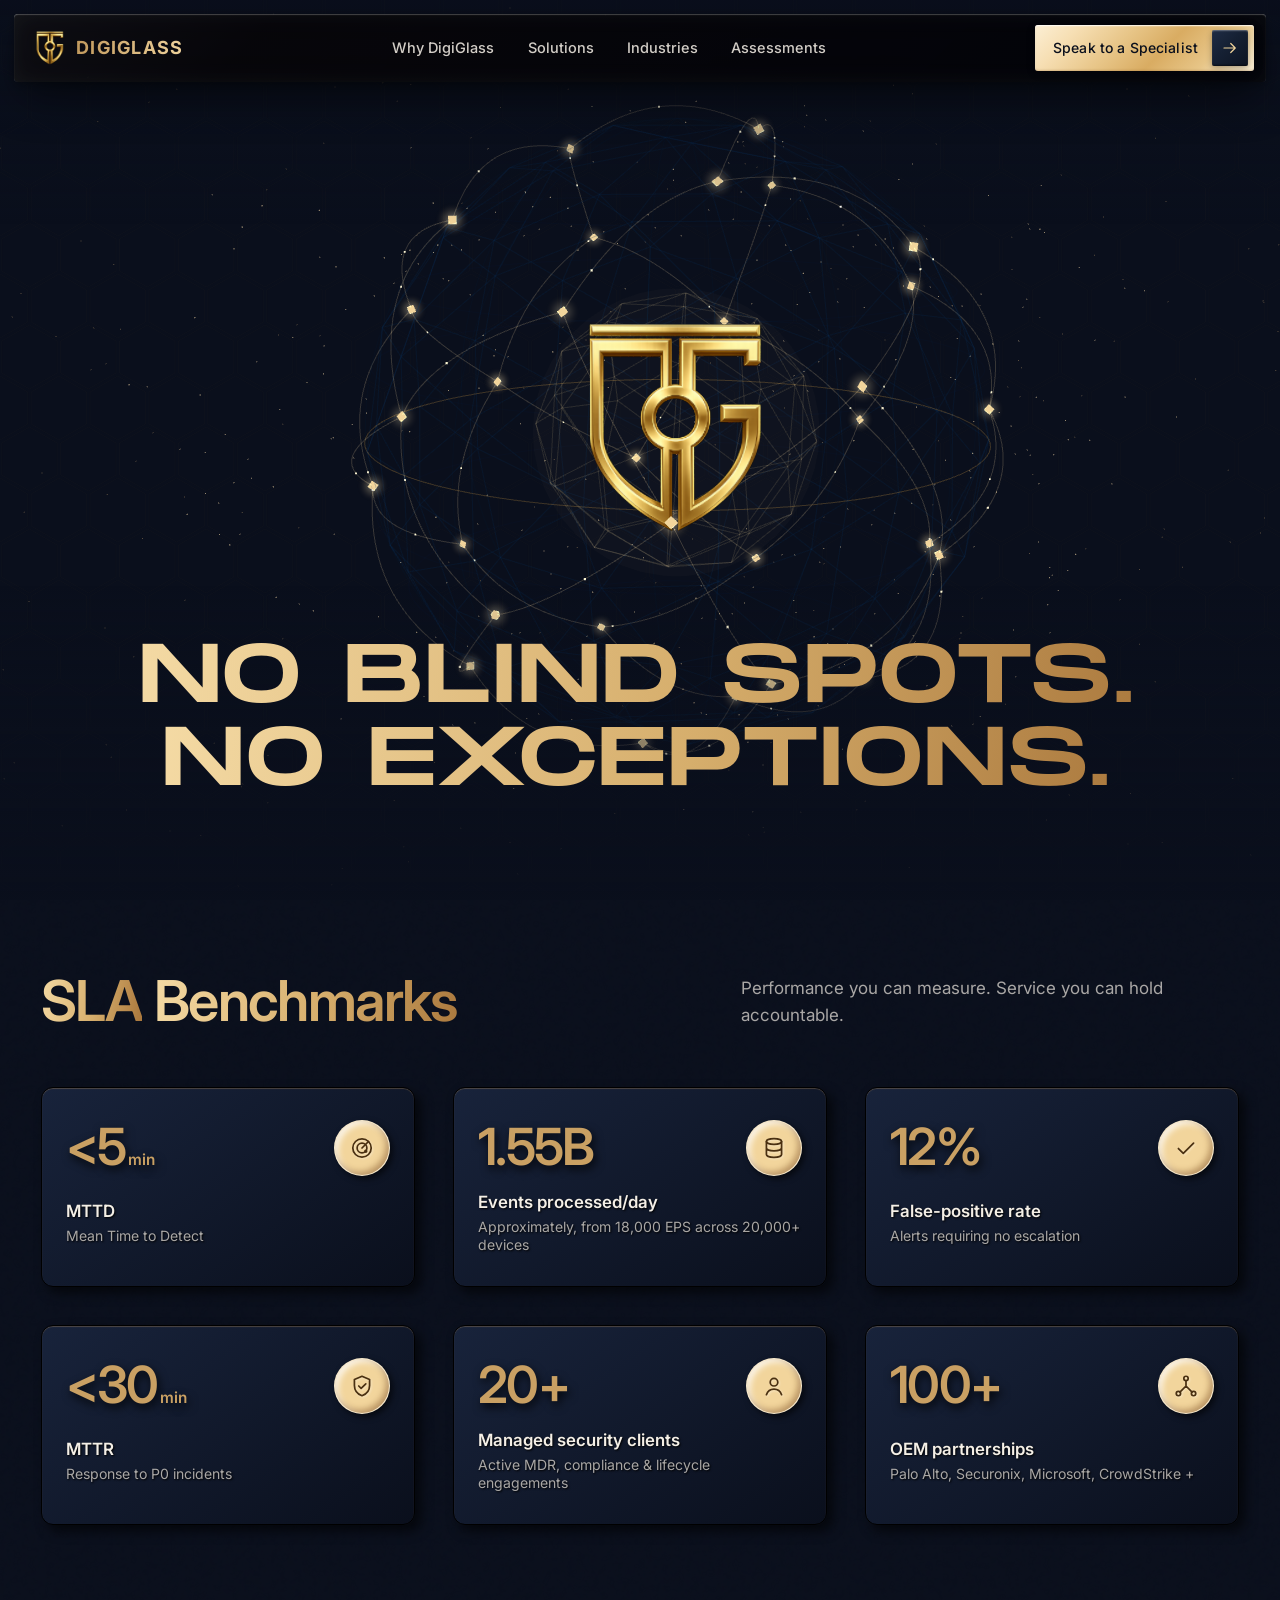
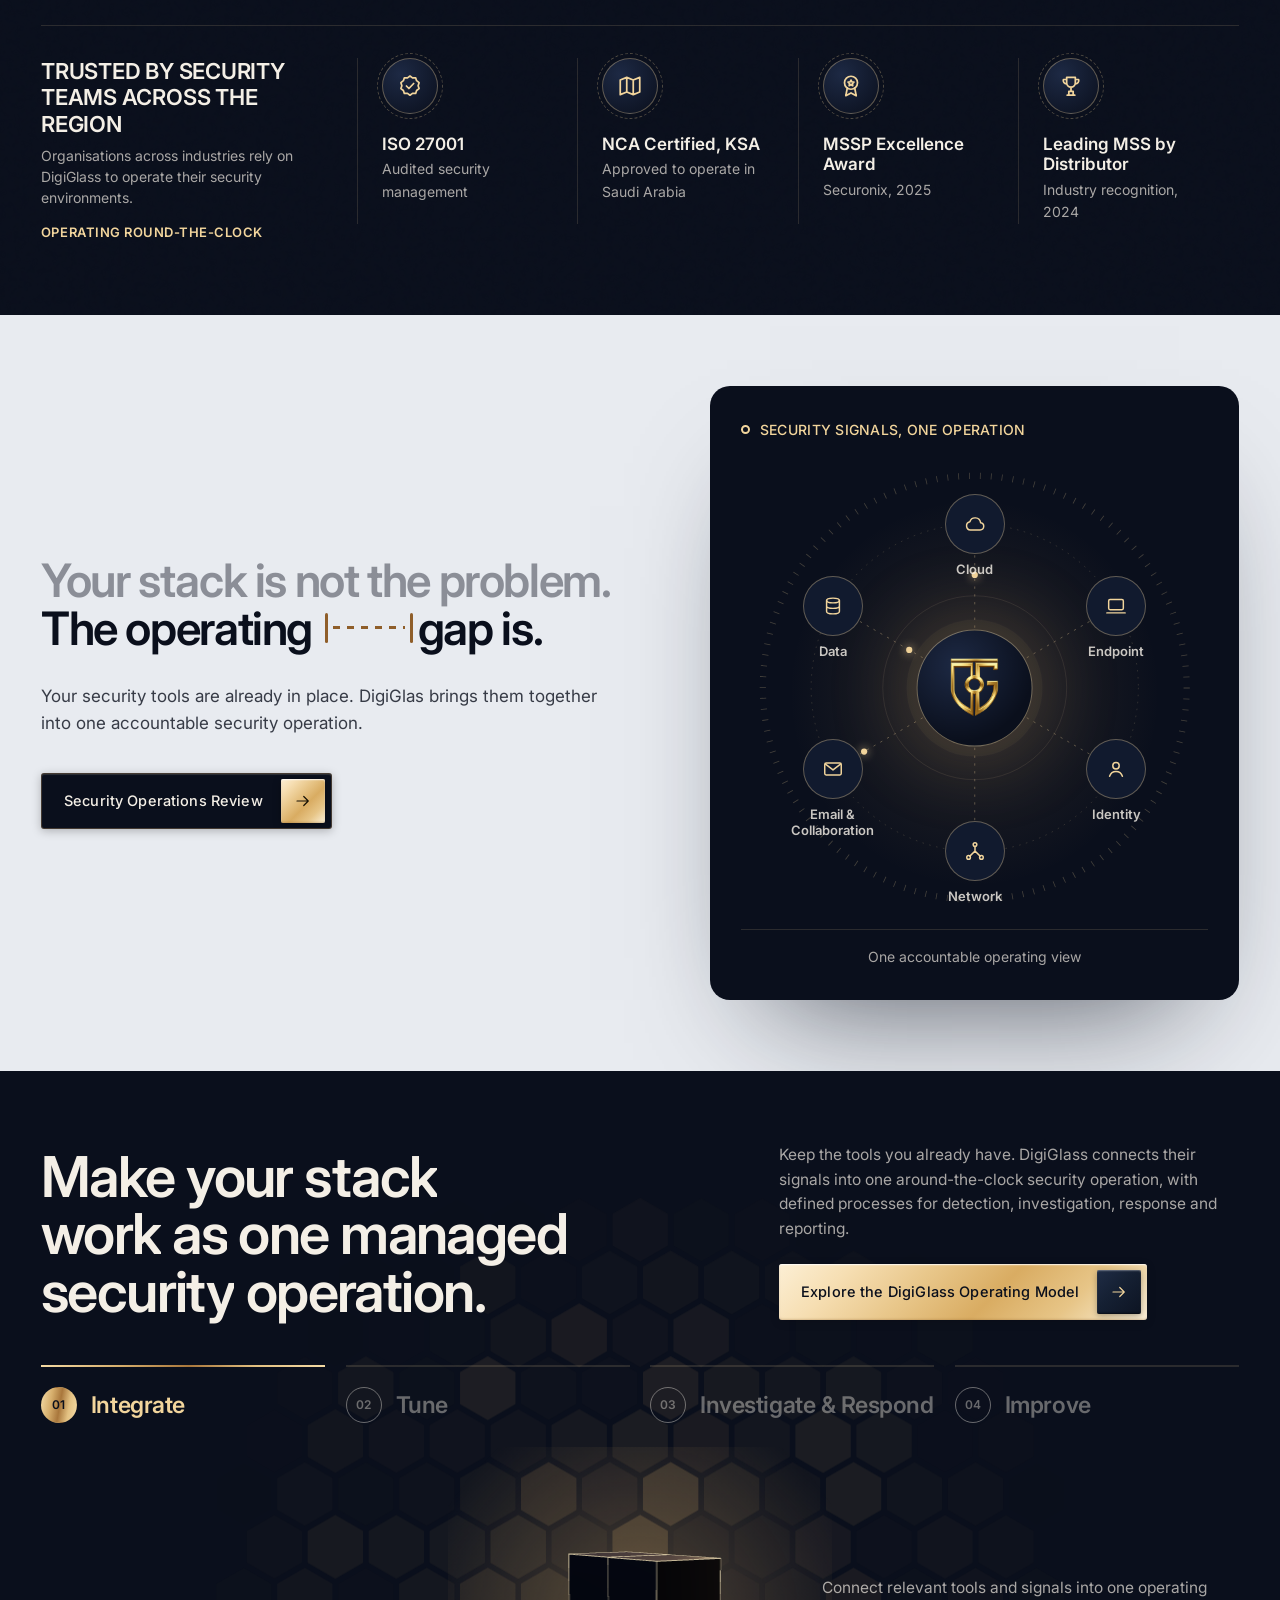
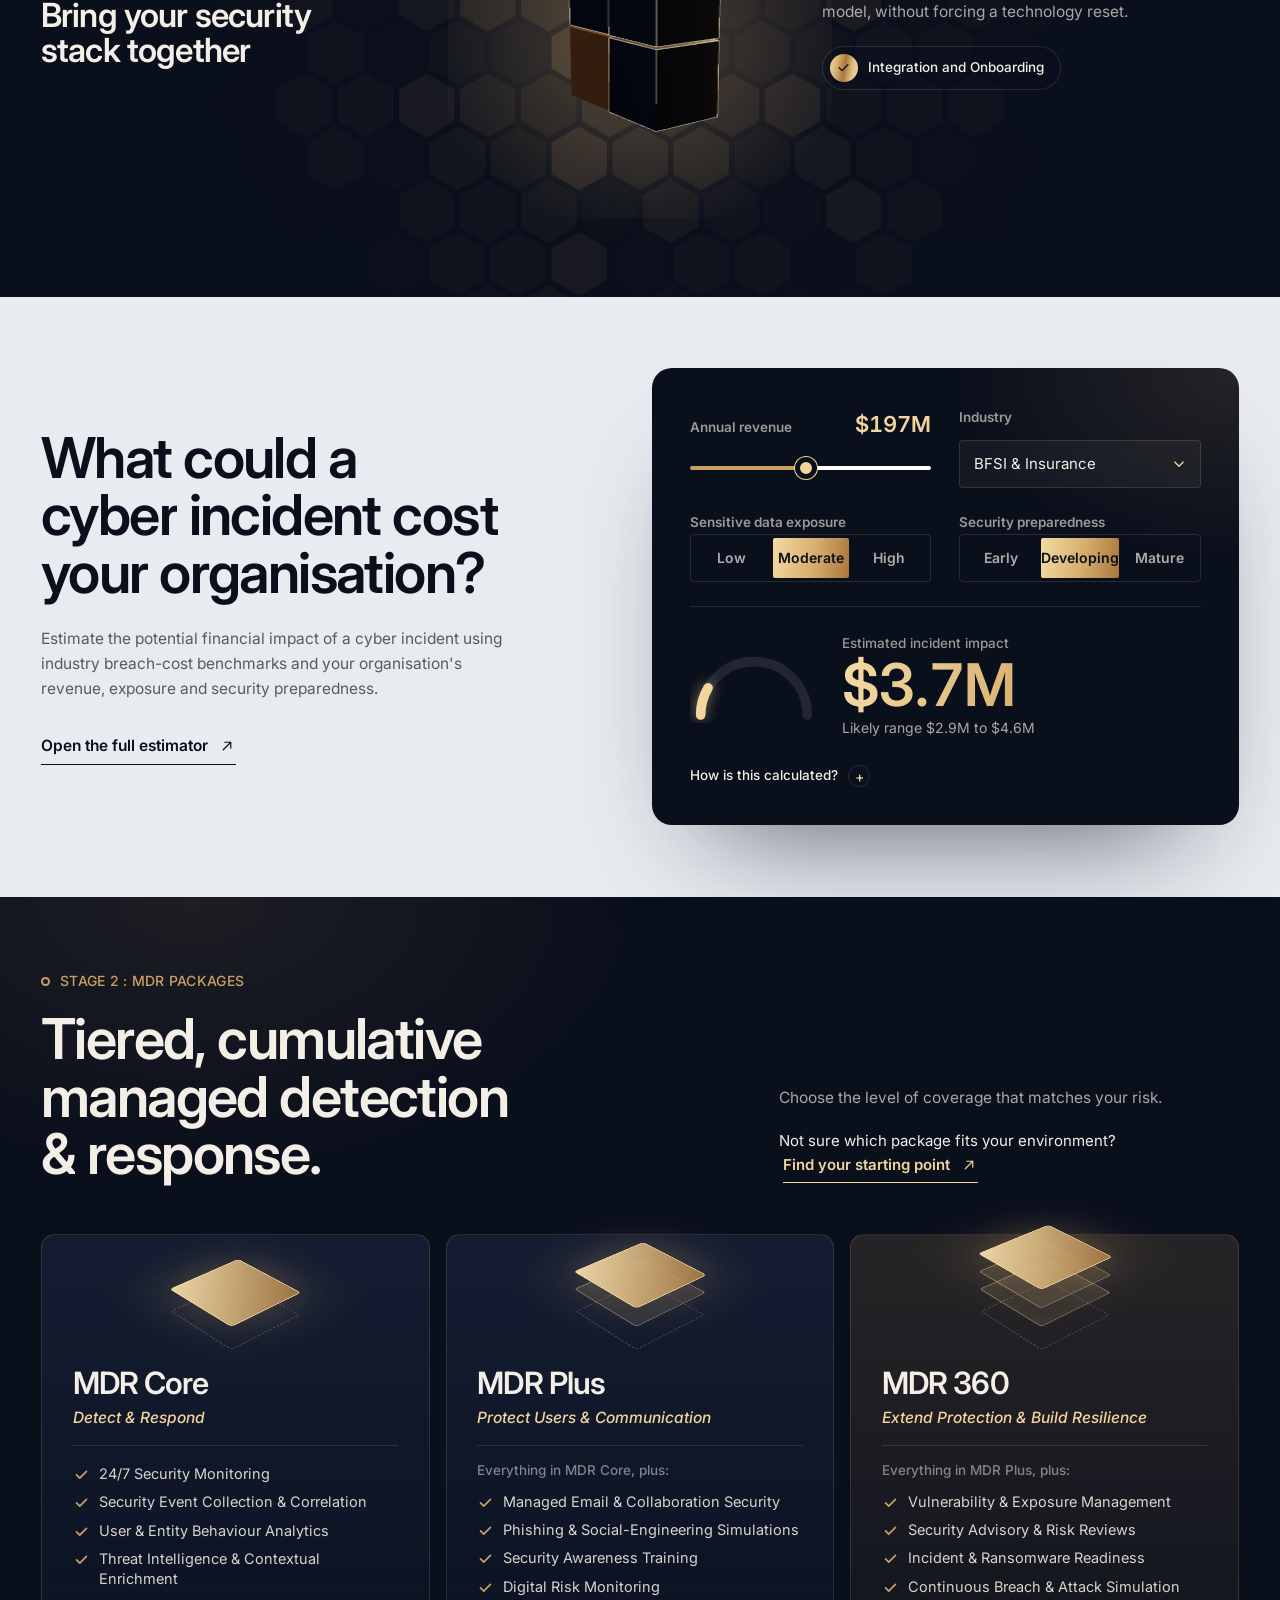
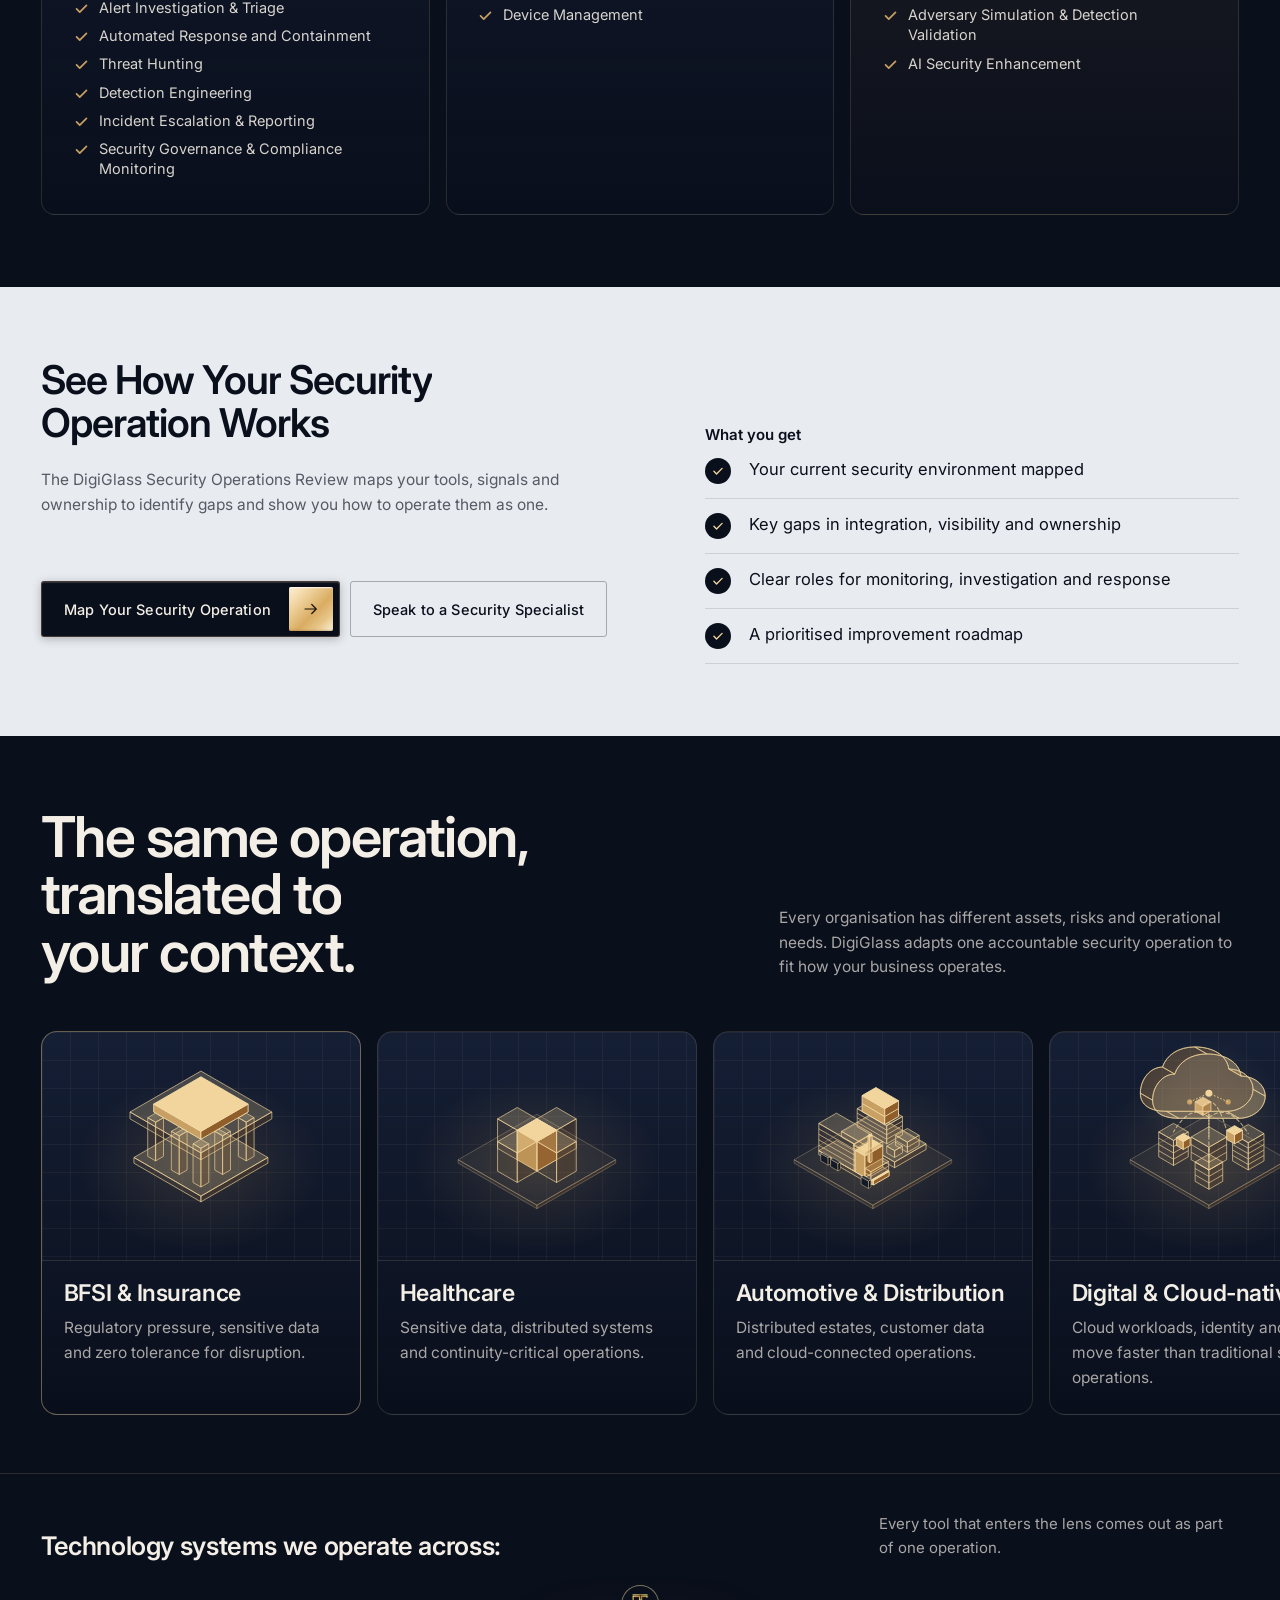
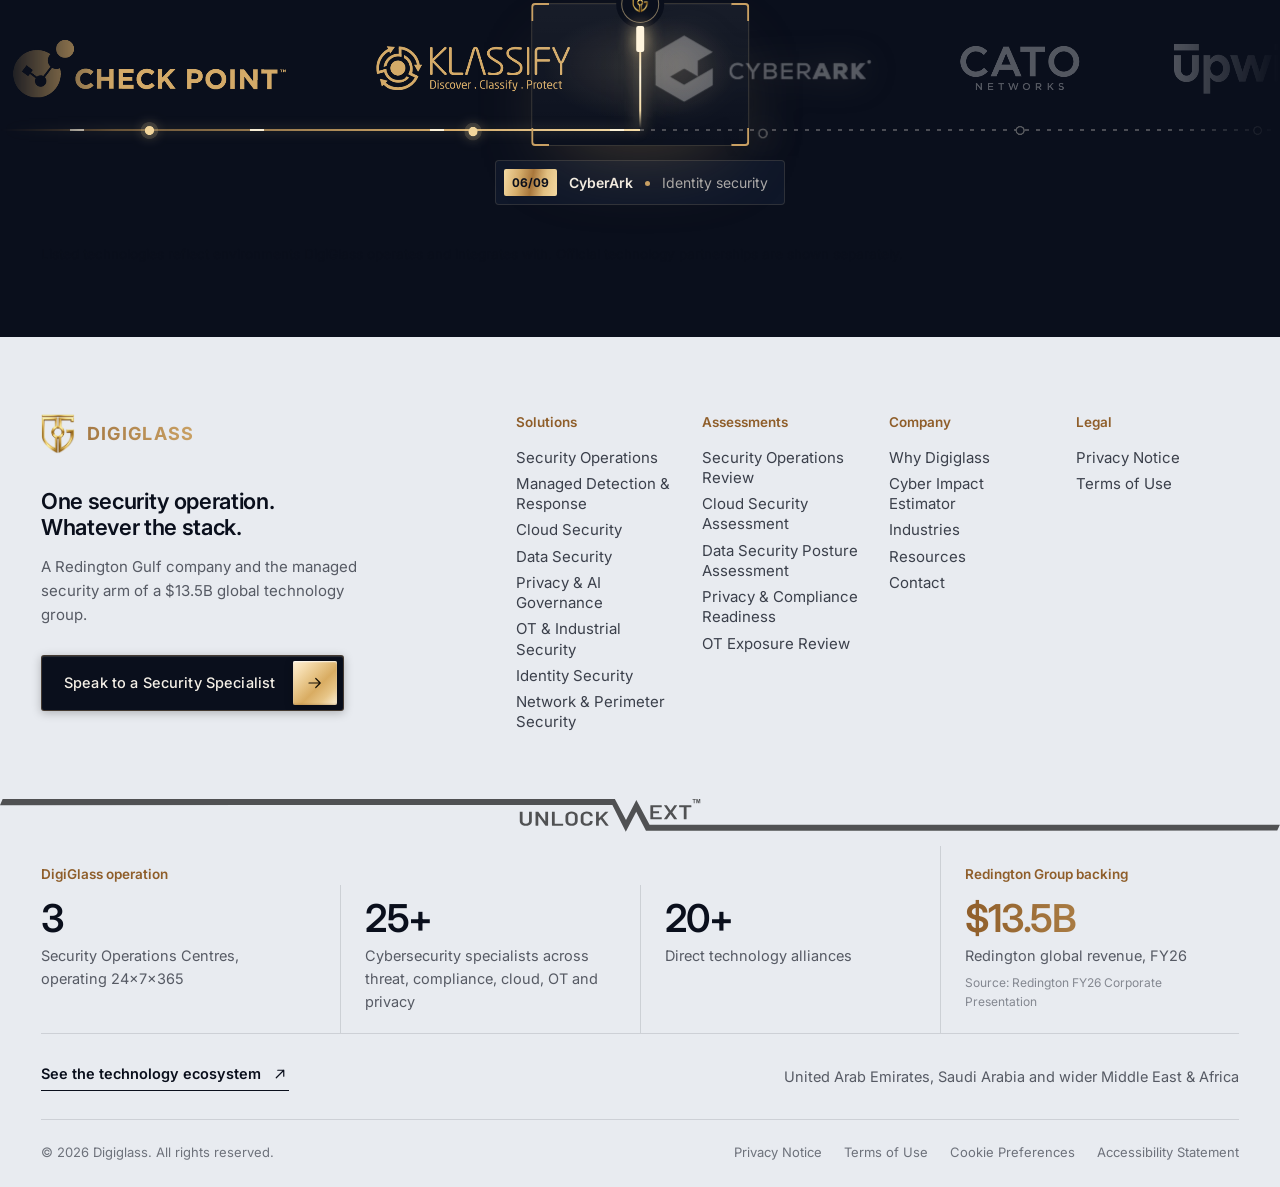
<file: index.html>
<!doctype html>
<html lang="en">

<head>
  <meta charset="utf-8">
  <meta name="viewport" content="width=device-width, initial-scale=1">
  <title>DigiGlass</title>
  <meta name="description"
    content="DigiGlass connects and operates the security tools you already own as a single, accountable 24×7 security operation.">
  <meta name="theme-color" content="#0A0F1C">
  <link rel="preconnect" href="https://fonts.googleapis.com">
  <link rel="preconnect" href="https://fonts.gstatic.com" crossorigin>
  <link href="https://fonts.googleapis.com/css2?family=Inter:wght@400;500;600;700&display=swap" rel="stylesheet">
  <script src="js/vendor/tailwind.js"></script>
  <script>
    tailwind.config = {
      theme: {
        screens: {
          // desktop-first breakpoints, in the same cascade order as the original stylesheet
          nav: { max: '1180px' },
          tab: { max: '1080px' },
          b1024: { max: '1024px' },
          md: { max: '900px' },
          port: { raw: '(orientation: portrait) and (max-width: 1100px)' },
          b768: { max: '768px' },
          sm: { max: '640px' },
          lgup: { min: '1081px' },
        },
        extend: {
          colors: {
            vault: '#0A0F1C', deep: '#111A2E',
            champagne: '#F2D59C', gilt: '#C9A063', bronze: '#8F5E2A',
            mist: '#E8EBF0',
            ivory: '#F4EFE6', ink: '#0A0F1C', alert: '#FF4B55',
            'line-d': 'rgba(242, 213, 156, .14)', 'line-l': 'rgba(10, 15, 28, .12)',
            'mute-d': 'rgba(244, 239, 230, .68)', 'mute-l': 'rgba(10, 15, 28, .66)',
          },
          fontFamily: {
            sans: ['Inter', 'ui-sans-serif', 'system-ui', '-apple-system', 'BlinkMacSystemFont', '"Segoe UI"', 'Roboto', 'sans-serif'],
            hero: ['"Monument Extended"', 'Inter', 'sans-serif'],
          },
          transitionTimingFunction: {
            spring: 'cubic-bezier(0.34, 1.56, 0.64, 1)',
          },
          backgroundImage: {
            gold: 'linear-gradient(100deg, #F4DAA4 0%, #D6AE6C 28%, #A9773C 52%, #E3C182 76%, #F4DAA4 100%)',
            'gold-btn': 'linear-gradient(135deg, #FCEFD5 0%, #F6DEB2 18%, #E8C689 38%, #D9AC62 58%, #E7C587 78%, #FBF0D8 100%)',
            'arrow-dark': 'linear-gradient(135deg, #1f2c45 0%, #152033 45%, #0d1422 100%)',
            'shine-gold-a': 'linear-gradient(90deg, transparent 0%, rgba(255,255,255,.1) 20%, rgba(255,255,255,.75) 50%, rgba(255,255,255,.1) 80%, transparent 100%)',
            'shine-gold-b': 'linear-gradient(90deg, transparent 0%, rgba(255,255,255,0) 15%, rgba(255,255,255,.35) 30%, rgba(255,255,255,.9) 42%, rgba(255,255,255,1) 45%, rgba(255,255,255,.9) 48%, rgba(255,255,255,.25) 53%, rgba(255,255,255,.75) 59%, rgba(255,255,255,.98) 62%, rgba(255,255,255,.65) 65%, rgba(255,255,255,.15) 75%, transparent 90%)',
            'shine-ink-a': 'linear-gradient(90deg, transparent 0%, rgba(201,160,99,.05) 20%, rgba(242,213,156,.5) 50%, rgba(201,160,99,.05) 80%, transparent 100%)',
            'shine-ink-b': 'linear-gradient(90deg, transparent 0%, rgba(255,230,180,0) 15%, rgba(255,240,200,.3) 30%, rgba(255,255,255,.85) 42%, rgba(255,255,255,1) 45%, rgba(255,250,230,.85) 48%, rgba(255,230,180,.25) 53%, rgba(255,255,255,.75) 59%, rgba(255,255,255,.98) 62%, rgba(255,245,210,.65) 65%, rgba(255,220,160,.18) 75%, transparent 90%)',
            'shine-line-a': 'linear-gradient(90deg, transparent 0%, rgba(255,255,255,.45) 50%, transparent 100%)',
            'shine-line-b': 'linear-gradient(90deg, transparent 0%, rgba(255,255,255,0) 20%, rgba(255,255,255,.65) 42%, rgba(255,255,255,1) 50%, rgba(255,255,255,.65) 58%, transparent 80%)',
            'rail-gold': 'repeating-linear-gradient(90deg, transparent 0 70px, rgba(255,244,220,.95) 70px 84px, transparent 84px 180px), linear-gradient(90deg, rgba(169,119,57,.35), #D4AA6A 70%, #F6DDA8)',
            noise: `url('data:image/svg+xml,%3Csvg viewBox="0 0 200 200" xmlns="http://www.w3.org/2000/svg"%3E%3Cfilter id="noise"%3E%3CfeTurbulence type="fractalNoise" baseFrequency="0.65" numOctaves="3" stitchTiles="stitch"/%3E%3C/filter%3E%3Crect width="100%25" height="100%25" filter="url(%23noise)" opacity="0.05"/%3E%3C/svg%3E')`,
            'select-arrow': `url("data:image/svg+xml,%3Csvg xmlns='http://www.w3.org/2000/svg' viewBox='0 0 24 24' fill='none' stroke='%23F2D59C' stroke-width='1.8'%3E%3Cpath d='M6 9l6 6 6-6'/%3E%3C/svg%3E")`,
          },
          boxShadow: {
            nav: 'inset 0 1px 1px 0 rgba(255,255,255,.473), inset 0 0 24px 0 rgba(242,213,156,.06), 0 20px 44px -10px rgba(0,0,0,.6), 0 2px 8px rgba(0,0,0,.3)',
            arrow: 'inset 0 1px 1.5px rgba(255,255,255,.35), inset 0 -1px 2px rgba(0,0,0,.6), 0 2px 6px rgba(0,0,0,.3)',
            'arrow-hover': 'inset 0 1px 2px rgba(255,255,255,.55), inset 0 -1px 2px rgba(0,0,0,.7), 0 4px 10px rgba(0,0,0,.35)',
            'btn-gold': 'inset 0 1px 1.5px rgba(255,255,255,.9), inset 0 -1px 2px rgba(130,80,20,.25), 0 2px 10px rgba(0,0,0,.15)',
            'btn-gold-hover': 'inset 0 1.5px 2px rgba(255,255,255,1), inset 0 -1.5px 2px rgba(130,80,20,.35), 0 8px 24px rgba(0,0,0,.28)',
            'btn-ink': 'inset 0 1px 1px rgba(255,240,200,.15), 0 2px 10px rgba(0,0,0,.25)',
            'btn-ink-hover': 'inset 0 1px 1.5px rgba(255,240,200,.35), 0 8px 26px rgba(0,0,0,.45)',
            'ink-arrow': 'inset 0 1px 1.5px rgba(255,255,255,.85), inset 0 -1px 2px rgba(130,80,20,.3), 0 2px 8px rgba(0,0,0,.3)',
            'ink-arrow-hover': 'inset 0 1px 2px rgba(255,255,255,.95), inset 0 -1px 2px rgba(130,80,20,.35), 0 4px 12px rgba(0,0,0,.35)',
          },
          keyframes: {
            shine: {
              '0%': { transform: 'translateX(-130%) rotate(25deg)', opacity: '0' },
              '10%, 74%': { opacity: '1' },
              '92%, 100%': { transform: 'translateX(460%) rotate(25deg)', opacity: '0' },
            },
            luster: {
              '0%': { transform: 'translateX(-150%) rotate(25deg)', opacity: '0' },
              '14%, 68%': { opacity: '.85' },
              '86%, 100%': { transform: 'translateX(420%) rotate(25deg)', opacity: '0' },
            },
            failsafe: { to: { visibility: 'hidden' } },
            draw: { to: { strokeDashoffset: '0' } },
            words: { '0%': { transform: 'translateY(0)' }, '25%': { transform: 'translateY(-20px)' }, '50%': { transform: 'translateY(-40px)' }, '75%': { transform: 'translateY(-60px)' } },
            shimmer: { to: { backgroundPosition: '-200% 0' } },
            dash: { to: { backgroundPosition: '14px 0' } },
            flow: { to: { strokeDashoffset: '-20' } },
            fill: { to: { width: '100%' } },
            dataFlow: { to: { strokeDashoffset: '-14' } },
            railFlow: { to: { backgroundPosition: '-180px 0, 0 0' } },
            scanDot: { to: { top: 'calc(100% - 26px)' } },
            lensPulse: { '40%': { boxShadow: 'inset 0 1px 0 rgba(255,255,255,.08), 0 0 0 6px rgba(242,213,156,.12), 0 30px 80px -20px rgba(201,160,99,.6)' } },
            swapIn: { from: { opacity: '0', transform: 'translateY(6px)' } },
          },
          animation: {
            shine: 'shine 2.6s cubic-bezier(0.2, 0.85, 0.25, 1) infinite',
            luster: 'luster 2.6s cubic-bezier(0.22, 1, 0.36, 1) infinite',
            failsafe: 'failsafe .01s 6s forwards',
            draw: 'draw 1.6s cubic-bezier(.2, .7, .1, 1) forwards',
            words: 'words 1.6s steps(1) infinite',
            shimmer: 'shimmer 7s linear infinite',
            dash: 'dash .8s linear infinite',
            flow: 'flow 1.1s linear infinite',
            'spin-slow': 'spin 60s linear infinite',
            fill: 'fill var(--dur, 7s) linear forwards',
            'data-flow': 'dataFlow 1.6s linear infinite',
            'rail-flow': 'railFlow 1.6s linear infinite',
            'scan-dot': 'scanDot 2.4s cubic-bezier(.7, 0, .2, 1) infinite alternate',
            'lens-pulse': 'lensPulse .5s cubic-bezier(.2, .7, .1, 1)',
            'swap-in': 'swapIn .45s cubic-bezier(.2, .7, .1, 1)',
          },
        },
      },
      plugins: [
        // state classes that main.js / scene.js put on <html>
        ({ addVariant }) => {
          addVariant('loaded', '.is-loaded &');
          addVariant('no-gl', '.no-gl &');
        },
      ],
    };
  </script>
  <style type="text/tailwindcss">
    @font-face { font-family: 'Monument Extended'; font-weight: 400; font-display: swap; src: url('fonts/MonumentExtended-Regular.woff') format('woff'); }
  @font-face { font-family: 'Monument Extended'; font-weight: 800; font-display: swap; src: url('fonts/MonumentExtended-Ultrabold.woff') format('woff'); }

  @layer base {
    :root {
      --pad: clamp(20px, 3.2vw, 48px);
      --max: 1440px;
      --sec: clamp(56px, 5.6vw, 88px);
      --tick: url("data:image/svg+xml,%3Csvg xmlns='http://www.w3.org/2000/svg' viewBox='0 0 24 24' fill='none' stroke='black' stroke-width='2.4' stroke-linecap='round' stroke-linejoin='round'%3E%3Cpath d='M5 12.5l4.5 4.5L19 7.5'/%3E%3C/svg%3E");
    }
    html { -webkit-text-size-adjust: 100%; }
    html.lenis, html.lenis body { height: auto; }
    .lenis.lenis-smooth { scroll-behavior: auto !important; }
    h1, h2, h3, h4 { font-weight: 600; }
    button { cursor: pointer; }
    ::selection { background: #F2D59C; color: #0A0F1C; }
    :focus-visible { outline: 2px solid #F2D59C; outline-offset: 3px; }
    @media (prefers-reduced-motion: reduce) {
      *, *::before, *::after { animation-duration: .01ms !important; animation-iteration-count: 1 !important; transition-duration: .01ms !important; scroll-behavior: auto !important; }
    }
  }

  @layer components {
    .ico { @apply fill-none stroke-current stroke-[1.6] [stroke-linecap:round] [stroke-linejoin:round]; }
    .btn { @apply relative inline-flex items-center font-medium tracking-[.01em] rounded-[3px] whitespace-nowrap overflow-hidden [transition:transform_.35s_cubic-bezier(.2,.7,.1,1),box-shadow_.4s_cubic-bezier(.2,.7,.1,1),color_.3s,border-color_.3s,background-color_.3s] hover:-translate-y-0.5 active:translate-y-0 [&>*]:relative [&>*]:z-[2] before:content-[''] before:absolute before:-top-[120%] before:-left-[90%] before:w-[90%] before:h-[350%] before:pointer-events-none before:opacity-0 before:-translate-x-[150%] before:rotate-[25deg] before:z-[1] before:blur-[6px] after:content-[''] after:absolute after:-top-[120%] after:-left-[80%] after:w-[65%] after:h-[350%] after:pointer-events-none after:opacity-0 after:-translate-x-[130%] after:rotate-[25deg] after:z-[1] hover:before:animate-luster focus-visible:before:animate-luster hover:after:animate-shine focus-visible:after:animate-shine; }
    .btn-gold { @apply pr-1.5 bg-gold-btn text-vault shadow-btn-gold hover:shadow-btn-gold-hover before:mix-blend-overlay before:bg-shine-gold-a after:bg-shine-gold-b after:[filter:drop-shadow(0_0_10px_rgba(255,255,255,.95))_drop-shadow(0_0_3px_rgba(255,245,210,1))]; }
    .btn-ink { @apply pr-1.5 bg-vault border border-gilt/30 text-ivory shadow-btn-ink hover:bg-[#101726] hover:border-champagne/[.85] hover:shadow-btn-ink-hover before:mix-blend-screen before:bg-shine-ink-a after:mix-blend-screen after:bg-shine-ink-b after:[filter:drop-shadow(0_0_12px_rgba(242,213,156,.9))_drop-shadow(0_0_4px_rgba(255,255,255,1))]; }
    .btn-arrow { @apply grid place-items-center rounded-[2px] overflow-hidden [transition:transform_.35s_cubic-bezier(.2,.7,.1,1),box-shadow_.35s_cubic-bezier(.2,.7,.1,1),filter_.35s_cubic-bezier(.2,.7,.1,1)] [&>svg]:w-[18px] [&>svg]:h-[18px] [&>svg]:relative [&>svg]:z-[2] [&>svg]:[transition:transform_.45s_cubic-bezier(.2,.7,.1,1)] group-hover:[&>svg]:translate-x-[3px]; }
    .btn-arrow-dark { @apply bg-arrow-dark text-champagne shadow-arrow group-hover:shadow-arrow-hover; }
    .btn-arrow-gold { @apply bg-gold-btn text-[#171105] shadow-ink-arrow group-hover:shadow-ink-arrow-hover; }
  }
</style>
  <link rel="icon" type="image/png" href="assets/logos/digiglass-logo.png">
  <link rel="stylesheet" href="style.css">
  <noscript>
    <style>
      #loader {
        display: none
      }

      .w>span,
      .hero__title .line>span {
        transform: none !important
      }
    </style>
  </noscript>
</head>

<body
  class="m-0 bg-vault text-ivory font-sans font-normal text-[15.5px] leading-[1.6] antialiased overflow-x-clip sm:text-[16px]">

  <!-- ============ SVG SPRITE ============ -->
  <svg class="absolute w-0 h-0 overflow-hidden" aria-hidden="true" focusable="false">
    <defs>
      <linearGradient id="g-shield" x1="0" y1="41" x2="0" y2="454" gradientUnits="userSpaceOnUse">
        <stop offset="0" stop-color="#9E713C" />
        <stop offset=".5" stop-color="#CDA468" />
        <stop offset="1" stop-color="#F3D69E" />
      </linearGradient>
      <linearGradient id="g-bar" x1="0" y1="0" x2="400" y2="0" gradientUnits="userSpaceOnUse">
        <stop offset="0" stop-color="#F3D59A" />
        <stop offset=".55" stop-color="#C79E60" />
        <stop offset="1" stop-color="#9A6428" />
      </linearGradient>
      <linearGradient id="g-ring" x1="0" y1="138" x2="0" y2="292" gradientUnits="userSpaceOnUse">
        <stop offset="0" stop-color="#B08650" />
        <stop offset="1" stop-color="#EFD29A" />
      </linearGradient>
      <linearGradient id="g-sweep" x1="0" y1="0" x2="1" y2="0">
        <stop offset="0" stop-color="#F2D59C" stop-opacity="0" />
        <stop offset="1" stop-color="#F2D59C" stop-opacity=".42" />
      </linearGradient>
    </defs>

    <!-- DigiGlass emblem logo -->
    <!-- outline trace of digiglass-logo.png (same 590x702 space) for the loader draw -->
    <symbol id="dg-line" viewBox="0 0 590 702">
      <path d="M15.6 14L566 14L566.4 17L566.6 22L566.8 28L566.8 42L566.4 46L566.1 50L15.6 50Z" />
      <path
        d="M304 207L279.5 207L279.5 58.9L15.7 58.9L16 80L16 374.8C16 443.4 61.6 512.6 108.2 559.6C151 602.9 197.4 638.8 282 681.4L282 431.9L302.8 431.9" />
      <path
        d="M302.8 431.9L302.8 560L302.4 675L302.4 681C393.8 632 432.7 603.4 482 550C527.1 501.2 568.2 426.4 568.2 358.2L568.2 272.2L439 272.1L439 329.1L511 329.1L511 366.2C511 418.6 486.7 464.5 460.9 497.7C437.2 528 401.6 560.3 354.1 584.2L354 515L353.1 445L353.1 410.5L359.3 406.3 365.2 401.7 370.9 396.7 376.1 391.4 381 385.7 385.5 379.7 389.7 373.4 393.3 366.9 396.6 360 399.4 353 401.7 345.8 403.5 338.5 404.9 331.1 405.7 323.5 406 315.9 405.8 308.4 405 300.8 403.7 293.3 401.9 285.9 399.6 278.7 396.7 271.7 393.3 264.8 389.5 258.3 385.2 252.1 380.5 246.2 375.3 240.6 369.8 235.5 364 230.7 357.9 226.4L357.9 114L514.2 114L514.2 145.2L557.3 145.2L567.9 134.4L567.9 59L304 58.8L304 207" />
      <path
        d="M58.9 116.2L244.1 116.5L244.1 217.1L237.6 220.3 231.2 224 225.1 228.1 219.3 232.6 213.8 237.5 208.6 242.8 203.8 248.5 199.4 254.4 195.5 260.7 191.9 267.2 188.8 273.9 186.2 280.9 184.1 288 182.4 295.2 181.2 302.6 180.5 309.9 180.3 317.4 180.6 324.8 181.4 332.2 182.6 339.5 184.4 346.7 186.7 353.8 189.4 360.7 192.6 367.4 196.2 373.8 200.2 380 204.7 385.9 209.5 391.5 214.7 396.7 220.3 401.6 226.1 406.1 232.2 410.1 238.6 413.8 245.1 417L245.1 593C190.1 567.7 156.1 542.6 124.3 510.8C87.7 474.1 58.9 424.1 58.9 374.9Z" />
      <path
        d="M228.8 316.8L228.9 312.6 229.2 308.4 229.9 304.2 230.7 300.1 231.9 296 233.3 292 235 288.1 236.9 284.4 239.2 280.7 241.6 277.3 244.3 274 247.3 270.9 250.4 268 253.7 265.4 257.2 262.9 260.8 260.7 264.5 258.8 268.4 257.1 272.4 255.6 276.4 254.4 280.5 253.4 284.7 252.7 288.9 252.3 293.1 252.2 297.4 252.4 301.6 252.9 305.7 253.6 309.8 254.6 313.8 255.9 317.7 257.4 321.5 259.2 325.2 261.2 328.8 263.4 332.2 265.9 335.5 268.5 338.6 271.3 341.6 274.4 344.3 277.6 346.8 280.9 349.1 284.5 351.1 288.2 352.9 292.1 354.4 296 355.6 300.1 356.6 304.2 357.2 308.4 357.7 312.6 357.8 316.8 357.7 321 357.4 325.3 356.8 329.5 355.9 333.6 354.9 337.8 353.5 341.8 351.9 345.8 350.1 349.7 347.9 353.4 345.5 357 342.8 360.4 339.9 363.5 336.7 366.4 333.3 369.1 329.7 371.5 325.9 373.5 322 375.4 318 376.9 314 378.2 309.9 379.2 305.7 380 301.5 380.6 297.4 380.9 293.1 381 288.9 381 284.7 380.6 280.6 380.1 276.4 379.2 272.3 378.2 268.3 376.8 264.4 375.2 260.6 373.2 256.9 371.1 253.4 368.6 250.1 365.9 247 362.9 244.1 359.8 241.5 356.4 239.1 352.9 237 349.2 235.1 345.4 233.4 341.5 232 337.5 230.9 333.5 230 329.4 229.4 325.2 229 321Z" />
    </symbol>

    <symbol id="i-arrow" viewBox="0 0 24 24">
      <path d="M7 17L17 7M9 7h8v8" />
    </symbol>
    <symbol id="i-arrow-r" viewBox="0 0 24 24">
      <path d="M4 12h15M13 6l6 6-6 6" />
    </symbol>
    <symbol id="i-check" viewBox="0 0 24 24">
      <path d="M5 12.5l4.5 4.5L19 7.5" />
    </symbol>
    <symbol id="i-cloud" viewBox="0 0 24 24">
      <path d="M7 18.5h10.5a4 4 0 0 0 .6-7.96A6 6 0 0 0 6.4 9.6 4.5 4.5 0 0 0 7 18.5z" />
    </symbol>
    <symbol id="i-endpoint" viewBox="0 0 24 24">
      <rect x="4" y="5" width="16" height="11" rx="1.5" />
      <path d="M2 19.5h20" />
    </symbol>
    <symbol id="i-identity" viewBox="0 0 24 24">
      <circle cx="12" cy="8.5" r="3.5" />
      <path d="M5 20c1.2-3.6 4-5.2 7-5.2s5.8 1.6 7 5.2" />
    </symbol>
    <symbol id="i-network" viewBox="0 0 24 24">
      <circle cx="12" cy="5" r="2" />
      <circle cx="5" cy="19" r="2" />
      <circle cx="19" cy="19" r="2" />
      <path d="M12 7v5m0 0l-5.6 5.6M12 12l5.6 5.6" />
    </symbol>
    <symbol id="i-mail" viewBox="0 0 24 24">
      <rect x="3" y="5.5" width="18" height="13" rx="1.5" />
      <path d="M3.8 6.6l8.2 6.4 8.2-6.4" />
    </symbol>
    <symbol id="i-data" viewBox="0 0 24 24">
      <ellipse cx="12" cy="6" rx="7" ry="2.6" />
      <path d="M5 6v12c0 1.4 3.1 2.6 7 2.6s7-1.2 7-2.6V6M5 12c0 1.4 3.1 2.6 7 2.6s7-1.2 7-2.6" />
    </symbol>
    <symbol id="i-shield" viewBox="0 0 24 24">
      <path d="M12 3l7 3v5.5c0 4.5-3 8-7 9.5-4-1.5-7-5-7-9.5V6z" />
      <path d="M9 12l2.2 2.2L15.5 10" />
    </symbol>
    <symbol id="i-radar" viewBox="0 0 24 24">
      <circle cx="12" cy="12" r="8.5" />
      <circle cx="12" cy="12" r="4.5" />
      <path d="M12 12l6-6" />
      <circle cx="15.5" cy="15" r=".8" />
    </symbol>
    <symbol id="i-rosette" viewBox="0 0 24 24">
      <path
        d="M12 2.8l2.3 1.7 2.9-.1.9 2.7 2.3 1.8-.9 2.8.9 2.7-2.3 1.8-.9 2.7-2.9-.1-2.3 1.7-2.3-1.7-2.9.1-.9-2.7-2.3-1.8.9-2.7-.9-2.8 2.3-1.8.9-2.7 2.9.1z" />
      <path d="M8.7 12l2.3 2.3 4.4-4.6" />
    </symbol>
    <symbol id="i-map" viewBox="0 0 24 24">
      <path d="M9 4L3 6.5V20l6-2.5 6 2.5 6-2.5V4l-6 2.5zM9 4v13.5M15 6.5V20" />
    </symbol>
    <symbol id="i-award" viewBox="0 0 24 24">
      <circle cx="12" cy="9" r="6" />
      <path
        d="M8.6 13.8L7.2 21l4.8-2.6 4.8 2.6-1.4-7.2M12 6.5l.8 1.7 1.9.3-1.4 1.3.3 1.9-1.6-.9-1.7.9.4-1.9-1.4-1.3 1.9-.3z" />
    </symbol>
    <symbol id="i-trophy" viewBox="0 0 24 24">
      <path d="M8 4h8v5a4 4 0 0 1-8 0zM8 6H5a3 3 0 0 0 3 4M16 6h3a3 3 0 0 1-3 4M12 13v4M8.5 20.5h7M10 17h4v3.5h-4z" />
    </symbol>
  </svg>

  <!-- ============ LOADER ============ -->
  <div
    class="fixed inset-0 z-[200] grid place-items-center bg-vault [clip-path:inset(0_0_0_0)] [transition:clip-path_1.1s_cubic-bezier(.7,0,.2,1)] animate-failsafe loaded:[clip-path:inset(0_0_100%_0)]"
    id="loader" aria-hidden="true">
    <div class="grid justify-items-center gap-[26px]">
      <svg class="w-[84px] h-auto fill-none stroke-champagne stroke-[7]" viewBox="0 0 590 702">
        <use class="[stroke-dasharray:3000] [stroke-dashoffset:3000] animate-draw" href="#dg-line" />
      </svg>
      <div
        class="h-5 overflow-hidden text-[14px] font-semibold text-mute-d text-center [&>span]:block [&>span]:h-5 [&>span]:animate-words">
        <span>Integrate</span><span>Tune</span><span>Investigate</span><span>Improve</span></div>
    </div>
    <div
      class="absolute right-[--pad] bottom-[calc(var(--pad)_-_10px)] text-[clamp(64px,10vw,150px)] font-semibold leading-none tracking-[-.04em] bg-gold bg-clip-text text-transparent tabular-nums">
      <span id="loadNum">0</span></div>
  </div>

  <!-- ============ NAV ============ -->
  <header
    class="nav fixed top-3.5 inset-x-0 w-[calc(100%_-_28px)] max-w-[--max] mx-auto z-[60] flex items-center justify-between h-[68px] pl-[22px] pr-3 bg-[linear-gradient(135deg,rgba(255,255,255,.1)_0%,rgba(242,213,156,.05)_20%,rgba(10,15,28,.35)_100%)] backdrop-blur-[10px] backdrop-saturate-100 backdrop-contrast-[1.15] rounded shadow-nav [transition:transform_.6s_cubic-bezier(.2,.7,.1,1),background_.4s,border-color_.4s,box-shadow_.4s] overflow-hidden before:content-[''] before:absolute before:inset-0 before:rounded-[inherit] before:bg-black/[.489] before:pointer-events-none [&.is-hidden]:-translate-y-[calc(100%_+_20px)] sm:top-2.5 sm:w-[calc(100%_-_20px)] sm:h-[60px] sm:pl-3.5"
    id="nav">
    <a class="relative z-[1] inline-flex items-center gap-3" href="#top" aria-label="DigiGlass home">
      <img class="block h-auto aspect-[590/702] object-contain w-7" src="assets/logos/digiglass-logo.png"
        alt="DigiGlass" width="28" height="33">
      <span
        class="text-[18px] font-bold tracking-[.07em] bg-clip-text text-transparent sm:text-[16px] bg-[linear-gradient(90deg,#C29A5E,#EDD09A)]">DIGIGLASS</span>
    </a>
    <nav class="relative z-[1] flex gap-[clamp(20px,2.6vw,40px)] text-[14.5px] font-medium nav:hidden"
      aria-label="Primary">
      <a class="relative mix-blend-exclusion py-1.5 text-ivory/[.86] transition-colors duration-300 hover:text-champagne after:content-[''] after:absolute after:inset-x-0 after:bottom-0 after:h-px after:bg-champagne after:scale-x-0 after:origin-right after:[transition:transform_.5s_cubic-bezier(.2,.7,.1,1)] hover:after:scale-x-100 hover:after:origin-left"
        href="#why">Why DigiGlass</a>
      <a class="relative mix-blend-exclusion py-1.5 text-ivory/[.86] transition-colors duration-300 hover:text-champagne after:content-[''] after:absolute after:inset-x-0 after:bottom-0 after:h-px after:bg-champagne after:scale-x-0 after:origin-right after:[transition:transform_.5s_cubic-bezier(.2,.7,.1,1)] hover:after:scale-x-100 hover:after:origin-left"
        href="#packages">Solutions</a>
      <a class="relative mix-blend-exclusion py-1.5 text-ivory/[.86] transition-colors duration-300 hover:text-champagne after:content-[''] after:absolute after:inset-x-0 after:bottom-0 after:h-px after:bg-champagne after:scale-x-0 after:origin-right after:[transition:transform_.5s_cubic-bezier(.2,.7,.1,1)] hover:after:scale-x-100 hover:after:origin-left"
        href="#industries">Industries</a>
      <a class="relative mix-blend-exclusion py-1.5 text-ivory/[.86] transition-colors duration-300 hover:text-champagne after:content-[''] after:absolute after:inset-x-0 after:bottom-0 after:h-px after:bg-champagne after:scale-x-0 after:origin-right after:[transition:transform_.5s_cubic-bezier(.2,.7,.1,1)] hover:after:scale-x-100 hover:after:origin-left"
        href="#assessment">Assessments</a>
    </nav>
    <div class="relative z-[1] flex items-center gap-2">
      <a class="group btn btn-gold h-[46px] gap-3.5 pl-[18px] text-[14px] sm:hidden" href="#contact">Speak to a
        Specialist <span class="btn-arrow btn-arrow-dark w-9 h-9"><svg class="ico">
            <use href="#i-arrow-r" />
          </svg></span></a>
      <button
        class="group hidden nav:grid place-items-center content-center gap-1.5 w-[46px] h-[46px] border border-champagne/[.22] rounded-[3px] bg-champagne/[.06] backdrop-blur-[8px] transition-[background,border-color] duration-300"
        id="menuBtn" aria-expanded="false" aria-controls="menu" aria-label="Open menu"><i
          class="block w-[18px] h-[1.5px] bg-champagne [transition:transform_.4s_cubic-bezier(.2,.7,.1,1)] group-aria-expanded:translate-y-[3.75px] group-aria-expanded:rotate-45"></i><i
          class="block w-[18px] h-[1.5px] bg-champagne [transition:transform_.4s_cubic-bezier(.2,.7,.1,1)] group-aria-expanded:-translate-y-[3.75px] group-aria-expanded:-rotate-45"></i></button>
    </div>
  </header>

  <div
    class="fixed inset-0 z-[55] flex flex-col justify-end gap-10 pt-[120px] px-[--pad] pb-12 bg-vault [clip-path:inset(0_0_100%_0)] [transition:clip-path_.8s_cubic-bezier(.7,0,.2,1)] invisible [&.is-open]:[clip-path:inset(0)] [&.is-open]:visible"
    id="menu" aria-hidden="true">
    <nav
      class="flex flex-col [&>a]:py-2.5 [&>a]:border-b [&>a]:border-line-d [&>a]:text-[clamp(30px,8vw,56px)] [&>a]:font-semibold [&>a]:tracking-[-.03em]"
      aria-label="Mobile">
      <a href="#why">Why DigiGlass</a>
      <a href="#packages">Solutions</a>
      <a href="#industries">Industries</a>
      <a href="#assessment">Assessments</a>
      <a href="#estimator">Cyber Impact Estimator</a>
    </nav>
    <a class="group btn btn-gold h-14 gap-[18px] pl-[22px] text-[14.5px] self-start" href="#contact">Speak to a Security
      Specialist <span class="btn-arrow btn-arrow-dark w-11 h-11"><svg class="ico">
          <use href="#i-arrow-r" />
        </svg></span></a>
  </div>

  <main
    class="[&_.w]:inline-block [&_.w]:overflow-hidden [&_.w]:align-top [&_.w]:pb-[.1em] [&_.w]:-mb-[.1em] [&_.w>span]:inline-block [&_.w>span]:translate-y-[108%] [&_.w>span]:[transition:transform_1.1s_cubic-bezier(.2,.7,.1,1)] [&_.w>span]:[transition-delay:calc(var(--i,0)_*_38ms)] [&_.is-in_.w>span]:translate-y-0 motion-reduce:[&_.w>span]:!transform-none">

    <!-- ============ HERO ============ -->
    <section class="relative h-svh min-h-[700px] overflow-hidden bg-vault isolate md:min-h-0 port:min-h-[520px]"
      id="top">
      <canvas class="absolute inset-0 w-full h-full z-0 pointer-events-none" id="heroHoneycomb"
        aria-hidden="true"></canvas>
      <canvas class="absolute inset-0 w-full h-full z-[1] pointer-events-none no-gl:hidden" id="heroGL"
        aria-hidden="true"></canvas>
      <div
        class="hidden no-gl:absolute no-gl:inset-0 no-gl:z-[1] no-gl:grid no-gl:place-items-center port:no-gl:bottom-1/2 port:no-gl:[place-items:end_center]"
        aria-hidden="true"><img
          class="no-gl:w-[min(34vmin,300px)] no-gl:h-auto no-gl:drop-shadow-[0_0_60px_rgba(201,160,99,.45)] no-gl:translate-x-[8%] port:no-gl:translate-x-0"
          src="assets/logos/digiglass-logo.png" alt="" width="590" height="702"></div>
      <div
        class="absolute inset-0 z-[2] pointer-events-none bg-[linear-gradient(180deg,rgba(10,15,28,.5)_0%,transparent_25%,transparent_65%,rgba(10,15,28,.85)_100%)]"
        aria-hidden="true"></div>

      <div class="w-full max-w-[--max] mx-auto px-[--pad] relative z-[3] h-full">
        <h1
          class="hero__title absolute left-1/2 bottom-[7%] -translate-x-1/2 -translate-y-[20%] w-fit whitespace-nowrap text-center font-hero text-[clamp(34px,6.5vw,900px)] font-normal leading-[.92] tracking-[.03em] uppercase md:bottom-[clamp(32px,9svh,120px)] md:translate-y-0 md:text-[clamp(20px,min(7.4vw,9svh),66px)] md:leading-none port:top-[calc(50%_+_min(25vw_+_40px,300px))] port:bottom-auto port:translate-y-0">
          <span
            class="line flex items-center justify-center gap-[.16em] overflow-hidden pt-[.02em] pr-[.06em] pb-[.06em] pl-0 whitespace-nowrap flex-nowrap"><span
              class="bg-gold bg-[length:200%_100%] bg-clip-text text-transparent block translate-y-[110%] [transition:transform_1.3s_cubic-bezier(.2,.7,.1,1)_.15s] animate-shimmer whitespace-nowrap loaded:translate-y-0 motion-reduce:!transform-none">No
              blind spots.</span></span>
          <span
            class="line flex items-center justify-center gap-[.16em] overflow-hidden pt-[.02em] pr-[.06em] pb-[.06em] pl-0 whitespace-nowrap flex-nowrap">
            <span
              class="bg-gold bg-[length:200%_100%] bg-clip-text text-transparent block translate-y-[110%] [transition:transform_1.3s_cubic-bezier(.2,.7,.1,1)_.28s] animate-shimmer whitespace-nowrap loaded:translate-y-0 motion-reduce:!transform-none">No
              exceptions.</span>
          </span>
        </h1>
      </div>


    </section>

    <!-- ============ METRICS + CERTIFICATIONS ============ -->
    <section
      class="relative py-[--sec] overflow-hidden bg-vault before:content-[''] before:absolute before:inset-0 before:bg-noise before:mix-blend-overlay before:pointer-events-none before:opacity-50"
      aria-label="Operating metrics">
      <div class="w-full max-w-[--max] mx-auto px-[--pad]">
        <header
          class="grid grid-cols-[1.25fr_1fr] items-end gap-[clamp(28px,6vw,100px)] tab:grid-cols-[1fr] tab:items-start mb-[clamp(36px,4.5vw,60px)]">
          <h2
            class="text-[clamp(34px,4.4vw,68px)] font-semibold leading-[1.02] tracking-[-.028em] text-balance bg-gold bg-[length:200%_100%] bg-clip-text text-transparent [&_.w>span]:bg-gold [&_.w>span]:bg-[length:200%_100%] [&_.w>span]:bg-clip-text [&_.w>span]:text-transparent"
            data-split>SLA Benchmarks</h2>
          <p class="text-[17px] text-mute-d max-w-[46ch] justify-self-end tab:justify-self-start">Performance you can
            measure. Service you can hold accountable.</p>
        </header>
        <div
          class="grid grid-cols-[repeat(3,1fr)] gap-[clamp(24px,3vw,40px)] mb-[clamp(60px,8vw,100px)] b1024:grid-cols-[repeat(2,1fr)] b768:grid-cols-[1fr]">
          <div class="stat group/stat [--mx:0] [--my:0] [perspective:1200px] min-h-[200px]" tabindex="0">
            <div
              class="relative w-full h-full [transition:transform_.8s_cubic-bezier(.34,1.56,.64,1)] [transform-style:preserve-3d] group-hover/stat:[transform:scale(1.06)_rotateX(calc(var(--my)_*_-12deg))_rotateY(calc(180deg_+_var(--mx)_*_12deg))] group-focus-within/stat:[transform:scale(1.06)_rotateX(calc(var(--my)_*_-12deg))_rotateY(calc(180deg_+_var(--mx)_*_12deg))]">
              <div
                class="absolute top-0 left-0 w-full h-full grid grid-cols-[1fr_auto] [grid-template-areas:'num_chip'_'label_label'] gap-4 items-start py-8 px-6 rounded-xl [backface-visibility:hidden] bg-[linear-gradient(145deg,#18233B,#0A0F1C)] border border-black shadow-[6px_6px_12px_rgba(0,0,0,.6),inset_0_1px_1px_rgba(201,160,99,.3)]">
                <span
                  class="[grid-area:num] text-[clamp(38px,4vw,56px)] font-semibold leading-[1.02] tracking-[-.035em] whitespace-nowrap [&_small]:text-[.3em] [&_small]:tracking-normal [&_small]:ml-[.15em] text-gilt [text-shadow:2px_4px_10px_rgba(0,0,0,.8)]"><span
                    class="sr-only">Less than 5 minutes</span><span
                    aria-hidden="true">&lt;5<small>min</small></span></span>
                <span
                  class="[grid-area:label] flex flex-col text-[clamp(14px,1.1vw,17px)] leading-[1.3] [&_b]:mb-1 [&_b]:text-[1.2em] [&_b]:font-semibold text-mute-d [text-shadow:1px_1px_2px_#000] [&_b]:text-ivory"><b>MTTD</b>Mean
                  Time to Detect</span>
                <span
                  class="[grid-area:chip] flex-none grid place-items-center w-14 h-14 rounded-full transition-all duration-[600ms] ease-spring [&_svg]:w-[26px] [&_svg]:h-[26px] bg-champagne text-[#4A3011] border border-white/50 [&_svg]:drop-shadow-[1px_1px_1px_rgba(255,255,255,.4)] shadow-[3px_3px_6px_rgba(0,0,0,.6),inset_-3px_-3px_6px_rgba(100,50,10,.4),inset_3px_3px_6px_rgba(255,255,255,.8)]"><svg
                    class="ico">
                    <use href="#i-radar" />
                  </svg></span>
              </div>
              <div
                class="absolute top-0 left-0 w-full h-full grid grid-cols-[1fr_auto] [grid-template-areas:'num_chip'_'label_label'] gap-4 items-start py-8 px-6 rounded-xl [backface-visibility:hidden] bg-[linear-gradient(145deg,#F4EFE6,#F2D59C)] border border-bronze [transform:rotateY(180deg)] shadow-[0_4px_12px_rgba(0,0,0,.1)] overflow-hidden after:content-[''] after:absolute after:inset-0 after:bg-[radial-gradient(circle_at_calc(50%_+_var(--mx)_*_60%)_calc(50%_+_var(--my)_*_60%),rgba(255,255,255,.8)_0%,transparent_60%)] after:opacity-0 after:transition-opacity after:duration-[400ms] after:pointer-events-none after:mix-blend-overlay group-hover/stat:after:opacity-100 group-hover/stat:shadow-[calc(var(--mx)_*_-15px)_calc(var(--my)_*_-15px)_30px_rgba(0,0,0,.15),0_12px_30px_rgba(0,0,0,.3)]"
                aria-hidden="true">
                <span
                  class="[grid-area:num] text-[clamp(38px,4vw,56px)] font-semibold leading-[1.02] tracking-[-.035em] whitespace-nowrap [&_small]:text-[.3em] [&_small]:tracking-normal [&_small]:ml-[.15em] text-bronze"><span
                    class="sr-only">Less than 5 minutes</span><span
                    aria-hidden="true">&lt;5<small>min</small></span></span>
                <span
                  class="[grid-area:label] flex flex-col text-[clamp(14px,1.1vw,17px)] leading-[1.3] [&_b]:mb-1 [&_b]:text-[1.2em] [&_b]:font-semibold text-ink [&_b]:text-bronze"><b>MTTD</b>Mean
                  Time to Detect</span>
                <span
                  class="[grid-area:chip] flex-none grid place-items-center w-14 h-14 rounded-full transition-all duration-[600ms] ease-spring [&_svg]:w-[26px] [&_svg]:h-[26px] bg-vault text-champagne border border-bronze shadow-[0_4px_8px_rgba(0,0,0,.1)] group-hover/stat:scale-[1.2] group-hover/stat:-translate-y-[7.2px] group-hover/stat:shadow-[0_8px_24px_rgba(0,0,0,.3)]"><svg
                    class="ico">
                    <use href="#i-radar" />
                  </svg></span>
              </div>
            </div>
          </div>
          <div class="stat group/stat [--mx:0] [--my:0] [perspective:1200px] min-h-[200px]" tabindex="0">
            <div
              class="relative w-full h-full [transition:transform_.8s_cubic-bezier(.34,1.56,.64,1)] [transform-style:preserve-3d] group-hover/stat:[transform:scale(1.06)_rotateX(calc(var(--my)_*_-12deg))_rotateY(calc(180deg_+_var(--mx)_*_12deg))] group-focus-within/stat:[transform:scale(1.06)_rotateX(calc(var(--my)_*_-12deg))_rotateY(calc(180deg_+_var(--mx)_*_12deg))]">
              <div
                class="absolute top-0 left-0 w-full h-full grid grid-cols-[1fr_auto] [grid-template-areas:'num_chip'_'label_label'] gap-4 items-start py-8 px-6 rounded-xl [backface-visibility:hidden] bg-[linear-gradient(145deg,#18233B,#0A0F1C)] border border-black shadow-[6px_6px_12px_rgba(0,0,0,.6),inset_0_1px_1px_rgba(201,160,99,.3)]">
                <span
                  class="[grid-area:num] text-[clamp(38px,4vw,56px)] font-semibold leading-[1.02] tracking-[-.035em] whitespace-nowrap [&_small]:text-[.3em] [&_small]:tracking-normal [&_small]:ml-[.15em] text-gilt [text-shadow:2px_4px_10px_rgba(0,0,0,.8)]">1.55B</span>
                <span
                  class="[grid-area:label] flex flex-col text-[clamp(14px,1.1vw,17px)] leading-[1.3] [&_b]:mb-1 [&_b]:text-[1.2em] [&_b]:font-semibold text-mute-d [text-shadow:1px_1px_2px_#000] [&_b]:text-ivory"><b>Events
                    processed/day</b>Approximately, from 18,000 EPS across 20,000+ devices</span>
                <span
                  class="[grid-area:chip] flex-none grid place-items-center w-14 h-14 rounded-full transition-all duration-[600ms] ease-spring [&_svg]:w-[26px] [&_svg]:h-[26px] bg-champagne text-[#4A3011] border border-white/50 [&_svg]:drop-shadow-[1px_1px_1px_rgba(255,255,255,.4)] shadow-[3px_3px_6px_rgba(0,0,0,.6),inset_-3px_-3px_6px_rgba(100,50,10,.4),inset_3px_3px_6px_rgba(255,255,255,.8)]"><svg
                    class="ico">
                    <use href="#i-data" />
                  </svg></span>
              </div>
              <div
                class="absolute top-0 left-0 w-full h-full grid grid-cols-[1fr_auto] [grid-template-areas:'num_chip'_'label_label'] gap-4 items-start py-8 px-6 rounded-xl [backface-visibility:hidden] bg-[linear-gradient(145deg,#F4EFE6,#F2D59C)] border border-bronze [transform:rotateY(180deg)] shadow-[0_4px_12px_rgba(0,0,0,.1)] overflow-hidden after:content-[''] after:absolute after:inset-0 after:bg-[radial-gradient(circle_at_calc(50%_+_var(--mx)_*_60%)_calc(50%_+_var(--my)_*_60%),rgba(255,255,255,.8)_0%,transparent_60%)] after:opacity-0 after:transition-opacity after:duration-[400ms] after:pointer-events-none after:mix-blend-overlay group-hover/stat:after:opacity-100 group-hover/stat:shadow-[calc(var(--mx)_*_-15px)_calc(var(--my)_*_-15px)_30px_rgba(0,0,0,.15),0_12px_30px_rgba(0,0,0,.3)]"
                aria-hidden="true">
                <span
                  class="[grid-area:num] text-[clamp(38px,4vw,56px)] font-semibold leading-[1.02] tracking-[-.035em] whitespace-nowrap [&_small]:text-[.3em] [&_small]:tracking-normal [&_small]:ml-[.15em] text-bronze">1.55B</span>
                <span
                  class="[grid-area:label] flex flex-col text-[clamp(14px,1.1vw,17px)] leading-[1.3] [&_b]:mb-1 [&_b]:text-[1.2em] [&_b]:font-semibold text-ink [&_b]:text-bronze"><b>Events
                    processed/day</b>Approximately, from 18,000 EPS across 20,000+ devices</span>
                <span
                  class="[grid-area:chip] flex-none grid place-items-center w-14 h-14 rounded-full transition-all duration-[600ms] ease-spring [&_svg]:w-[26px] [&_svg]:h-[26px] bg-vault text-champagne border border-bronze shadow-[0_4px_8px_rgba(0,0,0,.1)] group-hover/stat:scale-[1.2] group-hover/stat:-translate-y-[7.2px] group-hover/stat:shadow-[0_8px_24px_rgba(0,0,0,.3)]"><svg
                    class="ico">
                    <use href="#i-data" />
                  </svg></span>
              </div>
            </div>
          </div>
          <div class="stat group/stat [--mx:0] [--my:0] [perspective:1200px] min-h-[200px]" tabindex="0">
            <div
              class="relative w-full h-full [transition:transform_.8s_cubic-bezier(.34,1.56,.64,1)] [transform-style:preserve-3d] group-hover/stat:[transform:scale(1.06)_rotateX(calc(var(--my)_*_-12deg))_rotateY(calc(180deg_+_var(--mx)_*_12deg))] group-focus-within/stat:[transform:scale(1.06)_rotateX(calc(var(--my)_*_-12deg))_rotateY(calc(180deg_+_var(--mx)_*_12deg))]">
              <div
                class="absolute top-0 left-0 w-full h-full grid grid-cols-[1fr_auto] [grid-template-areas:'num_chip'_'label_label'] gap-4 items-start py-8 px-6 rounded-xl [backface-visibility:hidden] bg-[linear-gradient(145deg,#18233B,#0A0F1C)] border border-black shadow-[6px_6px_12px_rgba(0,0,0,.6),inset_0_1px_1px_rgba(201,160,99,.3)]">
                <span
                  class="[grid-area:num] text-[clamp(38px,4vw,56px)] font-semibold leading-[1.02] tracking-[-.035em] whitespace-nowrap [&_small]:text-[.3em] [&_small]:tracking-normal [&_small]:ml-[.15em] text-gilt [text-shadow:2px_4px_10px_rgba(0,0,0,.8)]">12%</span>
                <span
                  class="[grid-area:label] flex flex-col text-[clamp(14px,1.1vw,17px)] leading-[1.3] [&_b]:mb-1 [&_b]:text-[1.2em] [&_b]:font-semibold text-mute-d [text-shadow:1px_1px_2px_#000] [&_b]:text-ivory"><b>False-positive
                    rate</b>Alerts requiring no escalation</span>
                <span
                  class="[grid-area:chip] flex-none grid place-items-center w-14 h-14 rounded-full transition-all duration-[600ms] ease-spring [&_svg]:w-[26px] [&_svg]:h-[26px] bg-champagne text-[#4A3011] border border-white/50 [&_svg]:drop-shadow-[1px_1px_1px_rgba(255,255,255,.4)] shadow-[3px_3px_6px_rgba(0,0,0,.6),inset_-3px_-3px_6px_rgba(100,50,10,.4),inset_3px_3px_6px_rgba(255,255,255,.8)]"><svg
                    class="ico">
                    <use href="#i-check" />
                  </svg></span>
              </div>
              <div
                class="absolute top-0 left-0 w-full h-full grid grid-cols-[1fr_auto] [grid-template-areas:'num_chip'_'label_label'] gap-4 items-start py-8 px-6 rounded-xl [backface-visibility:hidden] bg-[linear-gradient(145deg,#F4EFE6,#F2D59C)] border border-bronze [transform:rotateY(180deg)] shadow-[0_4px_12px_rgba(0,0,0,.1)] overflow-hidden after:content-[''] after:absolute after:inset-0 after:bg-[radial-gradient(circle_at_calc(50%_+_var(--mx)_*_60%)_calc(50%_+_var(--my)_*_60%),rgba(255,255,255,.8)_0%,transparent_60%)] after:opacity-0 after:transition-opacity after:duration-[400ms] after:pointer-events-none after:mix-blend-overlay group-hover/stat:after:opacity-100 group-hover/stat:shadow-[calc(var(--mx)_*_-15px)_calc(var(--my)_*_-15px)_30px_rgba(0,0,0,.15),0_12px_30px_rgba(0,0,0,.3)]"
                aria-hidden="true">
                <span
                  class="[grid-area:num] text-[clamp(38px,4vw,56px)] font-semibold leading-[1.02] tracking-[-.035em] whitespace-nowrap [&_small]:text-[.3em] [&_small]:tracking-normal [&_small]:ml-[.15em] text-bronze">12%</span>
                <span
                  class="[grid-area:label] flex flex-col text-[clamp(14px,1.1vw,17px)] leading-[1.3] [&_b]:mb-1 [&_b]:text-[1.2em] [&_b]:font-semibold text-ink [&_b]:text-bronze"><b>False-positive
                    rate</b>Alerts requiring no escalation</span>
                <span
                  class="[grid-area:chip] flex-none grid place-items-center w-14 h-14 rounded-full transition-all duration-[600ms] ease-spring [&_svg]:w-[26px] [&_svg]:h-[26px] bg-vault text-champagne border border-bronze shadow-[0_4px_8px_rgba(0,0,0,.1)] group-hover/stat:scale-[1.2] group-hover/stat:-translate-y-[7.2px] group-hover/stat:shadow-[0_8px_24px_rgba(0,0,0,.3)]"><svg
                    class="ico">
                    <use href="#i-check" />
                  </svg></span>
              </div>
            </div>
          </div>
          <div class="stat group/stat [--mx:0] [--my:0] [perspective:1200px] min-h-[200px]" tabindex="0">
            <div
              class="relative w-full h-full [transition:transform_.8s_cubic-bezier(.34,1.56,.64,1)] [transform-style:preserve-3d] group-hover/stat:[transform:scale(1.06)_rotateX(calc(var(--my)_*_-12deg))_rotateY(calc(180deg_+_var(--mx)_*_12deg))] group-focus-within/stat:[transform:scale(1.06)_rotateX(calc(var(--my)_*_-12deg))_rotateY(calc(180deg_+_var(--mx)_*_12deg))]">
              <div
                class="absolute top-0 left-0 w-full h-full grid grid-cols-[1fr_auto] [grid-template-areas:'num_chip'_'label_label'] gap-4 items-start py-8 px-6 rounded-xl [backface-visibility:hidden] bg-[linear-gradient(145deg,#18233B,#0A0F1C)] border border-black shadow-[6px_6px_12px_rgba(0,0,0,.6),inset_0_1px_1px_rgba(201,160,99,.3)]">
                <span
                  class="[grid-area:num] text-[clamp(38px,4vw,56px)] font-semibold leading-[1.02] tracking-[-.035em] whitespace-nowrap [&_small]:text-[.3em] [&_small]:tracking-normal [&_small]:ml-[.15em] text-gilt [text-shadow:2px_4px_10px_rgba(0,0,0,.8)]"><span
                    class="sr-only">Less than 30 minutes</span><span
                    aria-hidden="true">&lt;30<small>min</small></span></span>
                <span
                  class="[grid-area:label] flex flex-col text-[clamp(14px,1.1vw,17px)] leading-[1.3] [&_b]:mb-1 [&_b]:text-[1.2em] [&_b]:font-semibold text-mute-d [text-shadow:1px_1px_2px_#000] [&_b]:text-ivory"><b>MTTR</b>Response
                  to P0 incidents</span>
                <span
                  class="[grid-area:chip] flex-none grid place-items-center w-14 h-14 rounded-full transition-all duration-[600ms] ease-spring [&_svg]:w-[26px] [&_svg]:h-[26px] bg-champagne text-[#4A3011] border border-white/50 [&_svg]:drop-shadow-[1px_1px_1px_rgba(255,255,255,.4)] shadow-[3px_3px_6px_rgba(0,0,0,.6),inset_-3px_-3px_6px_rgba(100,50,10,.4),inset_3px_3px_6px_rgba(255,255,255,.8)]"><svg
                    class="ico">
                    <use href="#i-shield" />
                  </svg></span>
              </div>
              <div
                class="absolute top-0 left-0 w-full h-full grid grid-cols-[1fr_auto] [grid-template-areas:'num_chip'_'label_label'] gap-4 items-start py-8 px-6 rounded-xl [backface-visibility:hidden] bg-[linear-gradient(145deg,#F4EFE6,#F2D59C)] border border-bronze [transform:rotateY(180deg)] shadow-[0_4px_12px_rgba(0,0,0,.1)] overflow-hidden after:content-[''] after:absolute after:inset-0 after:bg-[radial-gradient(circle_at_calc(50%_+_var(--mx)_*_60%)_calc(50%_+_var(--my)_*_60%),rgba(255,255,255,.8)_0%,transparent_60%)] after:opacity-0 after:transition-opacity after:duration-[400ms] after:pointer-events-none after:mix-blend-overlay group-hover/stat:after:opacity-100 group-hover/stat:shadow-[calc(var(--mx)_*_-15px)_calc(var(--my)_*_-15px)_30px_rgba(0,0,0,.15),0_12px_30px_rgba(0,0,0,.3)]"
                aria-hidden="true">
                <span
                  class="[grid-area:num] text-[clamp(38px,4vw,56px)] font-semibold leading-[1.02] tracking-[-.035em] whitespace-nowrap [&_small]:text-[.3em] [&_small]:tracking-normal [&_small]:ml-[.15em] text-bronze"><span
                    class="sr-only">Less than 30 minutes</span><span
                    aria-hidden="true">&lt;30<small>min</small></span></span>
                <span
                  class="[grid-area:label] flex flex-col text-[clamp(14px,1.1vw,17px)] leading-[1.3] [&_b]:mb-1 [&_b]:text-[1.2em] [&_b]:font-semibold text-ink [&_b]:text-bronze"><b>MTTR</b>Response
                  to P0 incidents</span>
                <span
                  class="[grid-area:chip] flex-none grid place-items-center w-14 h-14 rounded-full transition-all duration-[600ms] ease-spring [&_svg]:w-[26px] [&_svg]:h-[26px] bg-vault text-champagne border border-bronze shadow-[0_4px_8px_rgba(0,0,0,.1)] group-hover/stat:scale-[1.2] group-hover/stat:-translate-y-[7.2px] group-hover/stat:shadow-[0_8px_24px_rgba(0,0,0,.3)]"><svg
                    class="ico">
                    <use href="#i-shield" />
                  </svg></span>
              </div>
            </div>
          </div>
          <div class="stat group/stat [--mx:0] [--my:0] [perspective:1200px] min-h-[200px]" tabindex="0">
            <div
              class="relative w-full h-full [transition:transform_.8s_cubic-bezier(.34,1.56,.64,1)] [transform-style:preserve-3d] group-hover/stat:[transform:scale(1.06)_rotateX(calc(var(--my)_*_-12deg))_rotateY(calc(180deg_+_var(--mx)_*_12deg))] group-focus-within/stat:[transform:scale(1.06)_rotateX(calc(var(--my)_*_-12deg))_rotateY(calc(180deg_+_var(--mx)_*_12deg))]">
              <div
                class="absolute top-0 left-0 w-full h-full grid grid-cols-[1fr_auto] [grid-template-areas:'num_chip'_'label_label'] gap-4 items-start py-8 px-6 rounded-xl [backface-visibility:hidden] bg-[linear-gradient(145deg,#18233B,#0A0F1C)] border border-black shadow-[6px_6px_12px_rgba(0,0,0,.6),inset_0_1px_1px_rgba(201,160,99,.3)]">
                <span
                  class="[grid-area:num] text-[clamp(38px,4vw,56px)] font-semibold leading-[1.02] tracking-[-.035em] whitespace-nowrap [&_small]:text-[.3em] [&_small]:tracking-normal [&_small]:ml-[.15em] text-gilt [text-shadow:2px_4px_10px_rgba(0,0,0,.8)]">20+</span>
                <span
                  class="[grid-area:label] flex flex-col text-[clamp(14px,1.1vw,17px)] leading-[1.3] [&_b]:mb-1 [&_b]:text-[1.2em] [&_b]:font-semibold text-mute-d [text-shadow:1px_1px_2px_#000] [&_b]:text-ivory"><b>Managed
                    security clients</b>Active MDR, compliance &amp; lifecycle engagements</span>
                <span
                  class="[grid-area:chip] flex-none grid place-items-center w-14 h-14 rounded-full transition-all duration-[600ms] ease-spring [&_svg]:w-[26px] [&_svg]:h-[26px] bg-champagne text-[#4A3011] border border-white/50 [&_svg]:drop-shadow-[1px_1px_1px_rgba(255,255,255,.4)] shadow-[3px_3px_6px_rgba(0,0,0,.6),inset_-3px_-3px_6px_rgba(100,50,10,.4),inset_3px_3px_6px_rgba(255,255,255,.8)]"><svg
                    class="ico">
                    <use href="#i-identity" />
                  </svg></span>
              </div>
              <div
                class="absolute top-0 left-0 w-full h-full grid grid-cols-[1fr_auto] [grid-template-areas:'num_chip'_'label_label'] gap-4 items-start py-8 px-6 rounded-xl [backface-visibility:hidden] bg-[linear-gradient(145deg,#F4EFE6,#F2D59C)] border border-bronze [transform:rotateY(180deg)] shadow-[0_4px_12px_rgba(0,0,0,.1)] overflow-hidden after:content-[''] after:absolute after:inset-0 after:bg-[radial-gradient(circle_at_calc(50%_+_var(--mx)_*_60%)_calc(50%_+_var(--my)_*_60%),rgba(255,255,255,.8)_0%,transparent_60%)] after:opacity-0 after:transition-opacity after:duration-[400ms] after:pointer-events-none after:mix-blend-overlay group-hover/stat:after:opacity-100 group-hover/stat:shadow-[calc(var(--mx)_*_-15px)_calc(var(--my)_*_-15px)_30px_rgba(0,0,0,.15),0_12px_30px_rgba(0,0,0,.3)]"
                aria-hidden="true">
                <span
                  class="[grid-area:num] text-[clamp(38px,4vw,56px)] font-semibold leading-[1.02] tracking-[-.035em] whitespace-nowrap [&_small]:text-[.3em] [&_small]:tracking-normal [&_small]:ml-[.15em] text-bronze">20+</span>
                <span
                  class="[grid-area:label] flex flex-col text-[clamp(14px,1.1vw,17px)] leading-[1.3] [&_b]:mb-1 [&_b]:text-[1.2em] [&_b]:font-semibold text-ink [&_b]:text-bronze"><b>Managed
                    security clients</b>Active MDR, compliance &amp; lifecycle engagements</span>
                <span
                  class="[grid-area:chip] flex-none grid place-items-center w-14 h-14 rounded-full transition-all duration-[600ms] ease-spring [&_svg]:w-[26px] [&_svg]:h-[26px] bg-vault text-champagne border border-bronze shadow-[0_4px_8px_rgba(0,0,0,.1)] group-hover/stat:scale-[1.2] group-hover/stat:-translate-y-[7.2px] group-hover/stat:shadow-[0_8px_24px_rgba(0,0,0,.3)]"><svg
                    class="ico">
                    <use href="#i-identity" />
                  </svg></span>
              </div>
            </div>
          </div>
          <div class="stat group/stat [--mx:0] [--my:0] [perspective:1200px] min-h-[200px]" tabindex="0">
            <div
              class="relative w-full h-full [transition:transform_.8s_cubic-bezier(.34,1.56,.64,1)] [transform-style:preserve-3d] group-hover/stat:[transform:scale(1.06)_rotateX(calc(var(--my)_*_-12deg))_rotateY(calc(180deg_+_var(--mx)_*_12deg))] group-focus-within/stat:[transform:scale(1.06)_rotateX(calc(var(--my)_*_-12deg))_rotateY(calc(180deg_+_var(--mx)_*_12deg))]">
              <div
                class="absolute top-0 left-0 w-full h-full grid grid-cols-[1fr_auto] [grid-template-areas:'num_chip'_'label_label'] gap-4 items-start py-8 px-6 rounded-xl [backface-visibility:hidden] bg-[linear-gradient(145deg,#18233B,#0A0F1C)] border border-black shadow-[6px_6px_12px_rgba(0,0,0,.6),inset_0_1px_1px_rgba(201,160,99,.3)]">
                <span
                  class="[grid-area:num] text-[clamp(38px,4vw,56px)] font-semibold leading-[1.02] tracking-[-.035em] whitespace-nowrap [&_small]:text-[.3em] [&_small]:tracking-normal [&_small]:ml-[.15em] text-gilt [text-shadow:2px_4px_10px_rgba(0,0,0,.8)]">100+</span>
                <span
                  class="[grid-area:label] flex flex-col text-[clamp(14px,1.1vw,17px)] leading-[1.3] [&_b]:mb-1 [&_b]:text-[1.2em] [&_b]:font-semibold text-mute-d [text-shadow:1px_1px_2px_#000] [&_b]:text-ivory"><b>OEM
                    partnerships</b>Palo Alto, Securonix, Microsoft, CrowdStrike +</span>
                <span
                  class="[grid-area:chip] flex-none grid place-items-center w-14 h-14 rounded-full transition-all duration-[600ms] ease-spring [&_svg]:w-[26px] [&_svg]:h-[26px] bg-champagne text-[#4A3011] border border-white/50 [&_svg]:drop-shadow-[1px_1px_1px_rgba(255,255,255,.4)] shadow-[3px_3px_6px_rgba(0,0,0,.6),inset_-3px_-3px_6px_rgba(100,50,10,.4),inset_3px_3px_6px_rgba(255,255,255,.8)]"><svg
                    class="ico">
                    <use href="#i-network" />
                  </svg></span>
              </div>
              <div
                class="absolute top-0 left-0 w-full h-full grid grid-cols-[1fr_auto] [grid-template-areas:'num_chip'_'label_label'] gap-4 items-start py-8 px-6 rounded-xl [backface-visibility:hidden] bg-[linear-gradient(145deg,#F4EFE6,#F2D59C)] border border-bronze [transform:rotateY(180deg)] shadow-[0_4px_12px_rgba(0,0,0,.1)] overflow-hidden after:content-[''] after:absolute after:inset-0 after:bg-[radial-gradient(circle_at_calc(50%_+_var(--mx)_*_60%)_calc(50%_+_var(--my)_*_60%),rgba(255,255,255,.8)_0%,transparent_60%)] after:opacity-0 after:transition-opacity after:duration-[400ms] after:pointer-events-none after:mix-blend-overlay group-hover/stat:after:opacity-100 group-hover/stat:shadow-[calc(var(--mx)_*_-15px)_calc(var(--my)_*_-15px)_30px_rgba(0,0,0,.15),0_12px_30px_rgba(0,0,0,.3)]"
                aria-hidden="true">
                <span
                  class="[grid-area:num] text-[clamp(38px,4vw,56px)] font-semibold leading-[1.02] tracking-[-.035em] whitespace-nowrap [&_small]:text-[.3em] [&_small]:tracking-normal [&_small]:ml-[.15em] text-bronze">100+</span>
                <span
                  class="[grid-area:label] flex flex-col text-[clamp(14px,1.1vw,17px)] leading-[1.3] [&_b]:mb-1 [&_b]:text-[1.2em] [&_b]:font-semibold text-ink [&_b]:text-bronze"><b>OEM
                    partnerships</b>Palo Alto, Securonix, Microsoft, CrowdStrike +</span>
                <span
                  class="[grid-area:chip] flex-none grid place-items-center w-14 h-14 rounded-full transition-all duration-[600ms] ease-spring [&_svg]:w-[26px] [&_svg]:h-[26px] bg-vault text-champagne border border-bronze shadow-[0_4px_8px_rgba(0,0,0,.1)] group-hover/stat:scale-[1.2] group-hover/stat:-translate-y-[7.2px] group-hover/stat:shadow-[0_8px_24px_rgba(0,0,0,.3)]"><svg
                    class="ico">
                    <use href="#i-network" />
                  </svg></span>
              </div>
            </div>
          </div>
        </div>

        <div
          class="grid grid-cols-[minmax(180px,1fr)_3.2fr] gap-10 items-start mt-[clamp(48px,5vw,72px)] pt-8 border-t border-line-d text-left tab:grid-cols-[1fr] tab:gap-7">
          <div>
            <h3 class="text-[22px] font-semibold leading-[1.2] tracking-[-.01em]">TRUSTED BY SECURITY TEAMS ACROSS THE
              REGION</h3>
            <p class="mt-2 text-[14px] text-mute-d leading-normal">Organisations across industries rely on DigiGlass to
              operate their security environments.</p>
            <p class="mt-3.5 text-[13px] font-semibold text-champagne uppercase tracking-[.04em]">Operating
              round-the-clock</p>
          </div>
          <ul class="grid grid-cols-[repeat(4,1fr)] md:grid-cols-[repeat(2,1fr)] md:gap-y-8">
            <li class="group/cert flex flex-col gap-1 px-6 border-l border-line-d md:odd:pl-0 md:odd:border-l-0"><span
                class="relative grid place-items-center w-14 h-14 mb-4 rounded-full bg-[radial-gradient(circle_at_32%_28%,#1d2944,#0A0F1C)] border border-champagne/[.35] text-champagne [&_svg]:w-[26px] [&_svg]:h-[26px] after:content-[''] after:absolute after:-inset-1.5 after:rounded-full after:border after:border-dashed after:border-champagne/30 after:[transition:transform_1.2s_cubic-bezier(.2,.7,.1,1)] group-hover/cert:after:rotate-[120deg]"><svg
                  class="ico">
                  <use href="#i-rosette" />
                </svg></span><strong class="text-[17px] font-semibold leading-[1.2]">ISO 27001</strong><span
                class="text-[14px] text-mute-d">Audited security management</span></li>
            <li class="group/cert flex flex-col gap-1 px-6 border-l border-line-d md:odd:pl-0 md:odd:border-l-0"><span
                class="relative grid place-items-center w-14 h-14 mb-4 rounded-full bg-[radial-gradient(circle_at_32%_28%,#1d2944,#0A0F1C)] border border-champagne/[.35] text-champagne [&_svg]:w-[26px] [&_svg]:h-[26px] after:content-[''] after:absolute after:-inset-1.5 after:rounded-full after:border after:border-dashed after:border-champagne/30 after:[transition:transform_1.2s_cubic-bezier(.2,.7,.1,1)] group-hover/cert:after:rotate-[120deg]"><svg
                  class="ico">
                  <use href="#i-map" />
                </svg></span><strong class="text-[17px] font-semibold leading-[1.2]">NCA Certified, KSA</strong><span
                class="text-[14px] text-mute-d">Approved to operate in Saudi Arabia</span></li>
            <li class="group/cert flex flex-col gap-1 px-6 border-l border-line-d md:odd:pl-0 md:odd:border-l-0"><span
                class="relative grid place-items-center w-14 h-14 mb-4 rounded-full bg-[radial-gradient(circle_at_32%_28%,#1d2944,#0A0F1C)] border border-champagne/[.35] text-champagne [&_svg]:w-[26px] [&_svg]:h-[26px] after:content-[''] after:absolute after:-inset-1.5 after:rounded-full after:border after:border-dashed after:border-champagne/30 after:[transition:transform_1.2s_cubic-bezier(.2,.7,.1,1)] group-hover/cert:after:rotate-[120deg]"><svg
                  class="ico">
                  <use href="#i-award" />
                </svg></span><strong class="text-[17px] font-semibold leading-[1.2]">MSSP Excellence Award</strong><span
                class="text-[14px] text-mute-d">Securonix, 2025</span></li>
            <li class="group/cert flex flex-col gap-1 px-6 border-l border-line-d md:odd:pl-0 md:odd:border-l-0"><span
                class="relative grid place-items-center w-14 h-14 mb-4 rounded-full bg-[radial-gradient(circle_at_32%_28%,#1d2944,#0A0F1C)] border border-champagne/[.35] text-champagne [&_svg]:w-[26px] [&_svg]:h-[26px] after:content-[''] after:absolute after:-inset-1.5 after:rounded-full after:border after:border-dashed after:border-champagne/30 after:[transition:transform_1.2s_cubic-bezier(.2,.7,.1,1)] group-hover/cert:after:rotate-[120deg]"><svg
                  class="ico">
                  <use href="#i-trophy" />
                </svg></span><strong class="text-[17px] font-semibold leading-[1.2]">Leading MSS by
                Distributor</strong><span class="text-[14px] text-mute-d">Industry recognition, 2024</span></li>
          </ul>
        </div>
      </div>
    </section>

    <!-- ============ CORE PROPOSITION ============ -->
    <section class="group/prop py-[--sec] bg-mist text-ink [&_:focus-visible]:outline-bronze" id="why">
      <div
        class="w-full max-w-[--max] mx-auto px-[--pad] grid grid-cols-[1.12fr_1fr] gap-[clamp(40px,6vw,100px)] items-center tab:grid-cols-[1fr]">
        <div>
          <h2 class="text-[clamp(32px,3.6vw,56px)] font-semibold leading-[1.04] tracking-[-.03em]" id="propTitle">
            <span class="block text-ink/[.42]">Your stack is not the problem.</span>
            <span class="block lgup:whitespace-nowrap">The operating <span
                class="relative inline-block w-[1.8em] h-[.78em] mx-[.1em] align-[-.02em] before:content-[''] before:absolute before:top-[8%] before:bottom-[8%] before:w-[3px] before:bg-bronze before:rounded-sm before:left-0 after:content-[''] after:absolute after:top-[8%] after:bottom-[8%] after:w-[3px] after:bg-bronze after:rounded-sm after:right-0"
                id="gap" aria-hidden="true"><i
                  class="absolute left-2 right-2 top-1/2 h-[3px] -mt-[1.5px] bg-[repeating-linear-gradient(90deg,#8F5E2A_0_7px,transparent_7px_14px)] bg-[length:14px_3px] animate-dash group-[.is-closed]/prop:bg-gold group-[.is-closed]/prop:bg-auto group-[.is-closed]/prop:animate-none group-[.is-closed]/prop:shadow-[0_0_12px_rgba(201,160,99,.6)]"></i></span>gap
              is.</span>
          </h2>
          <p class="max-w-[52ch] mt-[30px] text-[clamp(17px,1.3vw,19px)] text-ink/80">Your security tools are already in
            place. DigiGlas brings them together into one accountable security operation.</p>
          <a class="group btn btn-ink h-14 gap-[18px] pl-[22px] text-[14.5px] mt-9" href="#assessment">Security
            Operations Review <span class="btn-arrow btn-arrow-gold w-11 h-11"><svg class="ico">
                <use href="#i-arrow-r" />
              </svg></span></a>
        </div>

        <figure
          class="relative overflow-hidden p-[clamp(20px,2.4vw,32px)] bg-[radial-gradient(50%_45%_at_50%_50%,rgba(201,160,99,.16),transparent_70%)] bg-vault text-ivory rounded-[20px] shadow-[0_60px_120px_-60px_rgba(10,15,28,.7)] tab:max-w-[620px]">
          <figcaption class="mb-3">
            <h3
              class="inline-flex items-center gap-2.5 text-[14px] font-medium tracking-[.02em] before:content-[''] before:w-[9px] before:h-[9px] before:rounded-full before:border-2 before:border-current text-champagne">
              SECURITY SIGNALS, ONE OPERATION</h3>
          </figcaption>
          <div class="relative w-full max-w-[560px] aspect-square my-2 mx-auto">
            <svg class="absolute inset-0 w-full h-full overflow-visible" viewBox="0 0 600 600" aria-hidden="true">
              <g class="origin-[300px_300px] animate-spin-slow">
                <circle class="fill-none stroke-champagne/25 stroke-[8] [stroke-dasharray:1_13]" cx="300" cy="300"
                  r="272" />
              </g>
              <circle class="fill-none stroke-champagne/20 [stroke-dasharray:2_7]" cx="300" cy="300" r="210" />
              <circle class="fill-none stroke-champagne/[.12]" cx="300" cy="300" r="118" />
              <path class="stroke-champagne/[.35] stroke-[1.2] [stroke-dasharray:3_7] animate-flow" id="f0"
                d="M300 90L300 300" />
              <path class="stroke-champagne/[.35] stroke-[1.2] [stroke-dasharray:3_7] animate-flow" id="f1"
                d="M481.9 195L300 300" />
              <path class="stroke-champagne/[.35] stroke-[1.2] [stroke-dasharray:3_7] animate-flow" id="f2"
                d="M481.9 405L300 300" />
              <path class="stroke-champagne/[.35] stroke-[1.2] [stroke-dasharray:3_7] animate-flow" id="f3"
                d="M300 510L300 300" />
              <path class="stroke-champagne/[.35] stroke-[1.2] [stroke-dasharray:3_7] animate-flow" id="f4"
                d="M118.1 405L300 300" />
              <path class="stroke-champagne/[.35] stroke-[1.2] [stroke-dasharray:3_7] animate-flow" id="f5"
                d="M118.1 195L300 300" />
              <circle class="fill-champagne drop-shadow-[0_0_6px_rgba(242,213,156,.9)]" r="4">
                <animateMotion dur="2.2s" repeatCount="indefinite" begin="0s">
                  <mpath href="#f0" />
                </animateMotion>
              </circle>
              <circle class="fill-champagne drop-shadow-[0_0_6px_rgba(242,213,156,.9)]" r="4">
                <animateMotion dur="2.2s" repeatCount="indefinite" begin=".4s">
                  <mpath href="#f1" />
                </animateMotion>
              </circle>
              <circle class="fill-champagne drop-shadow-[0_0_6px_rgba(242,213,156,.9)]" r="4">
                <animateMotion dur="2.2s" repeatCount="indefinite" begin=".9s">
                  <mpath href="#f2" />
                </animateMotion>
              </circle>
              <circle class="fill-champagne drop-shadow-[0_0_6px_rgba(242,213,156,.9)]" r="4">
                <animateMotion dur="2.2s" repeatCount="indefinite" begin="1.3s">
                  <mpath href="#f3" />
                </animateMotion>
              </circle>
              <circle class="fill-champagne drop-shadow-[0_0_6px_rgba(242,213,156,.9)]" r="4">
                <animateMotion dur="2.2s" repeatCount="indefinite" begin=".2s">
                  <mpath href="#f4" />
                </animateMotion>
              </circle>
              <circle class="fill-champagne drop-shadow-[0_0_6px_rgba(242,213,156,.9)]" r="4">
                <animateMotion dur="2.2s" repeatCount="indefinite" begin="1.7s">
                  <mpath href="#f5" />
                </animateMotion>
              </circle>
            </svg>
            <div
              class="absolute left-1/2 top-1/2 grid place-items-center w-1/4 aspect-square -translate-x-1/2 -translate-y-1/2 rounded-full bg-[radial-gradient(circle_at_35%_30%,#1d2944,#0A0F1C_70%)] border border-champagne/[.45] shadow-[0_0_0_10px_rgba(201,160,99,.06),0_0_90px_rgba(201,160,99,.3)]">
              <img class="w-[44%] h-auto object-contain" src="assets/logos/digiglass-logo.png" alt="" width="590"
                height="702"></div>
            <div
              class="group/node [--ns:clamp(46px,5vw,60px)] absolute left-[calc(50%_+_cos(var(--a))_*_35%)] top-[calc(50%_+_sin(var(--a))_*_35%)] flex flex-col items-center gap-2 w-[110px] -translate-x-1/2 translate-y-[calc(var(--ns)_/_-2)] text-center sm:w-[84px]"
              style="--a:-90deg"><i
                class="grid place-items-center w-[--ns] h-[--ns] rounded-full bg-deep border border-champagne/[.35] text-champagne transition-[background,color] duration-[400ms] group-hover/node:bg-gold group-hover/node:text-vault [&_svg]:w-[22px] [&_svg]:h-[22px]"><svg
                  class="ico">
                  <use href="#i-cloud" />
                </svg></i><span
                class="text-[13px] font-semibold leading-[1.2] text-ivory/[.82] sm:text-[11.5px]">Cloud</span></div>
            <div
              class="group/node [--ns:clamp(46px,5vw,60px)] absolute left-[calc(50%_+_cos(var(--a))_*_35%)] top-[calc(50%_+_sin(var(--a))_*_35%)] flex flex-col items-center gap-2 w-[110px] -translate-x-1/2 translate-y-[calc(var(--ns)_/_-2)] text-center sm:w-[84px]"
              style="--a:-30deg"><i
                class="grid place-items-center w-[--ns] h-[--ns] rounded-full bg-deep border border-champagne/[.35] text-champagne transition-[background,color] duration-[400ms] group-hover/node:bg-gold group-hover/node:text-vault [&_svg]:w-[22px] [&_svg]:h-[22px]"><svg
                  class="ico">
                  <use href="#i-endpoint" />
                </svg></i><span
                class="text-[13px] font-semibold leading-[1.2] text-ivory/[.82] sm:text-[11.5px]">Endpoint</span></div>
            <div
              class="group/node [--ns:clamp(46px,5vw,60px)] absolute left-[calc(50%_+_cos(var(--a))_*_35%)] top-[calc(50%_+_sin(var(--a))_*_35%)] flex flex-col items-center gap-2 w-[110px] -translate-x-1/2 translate-y-[calc(var(--ns)_/_-2)] text-center sm:w-[84px]"
              style="--a:30deg"><i
                class="grid place-items-center w-[--ns] h-[--ns] rounded-full bg-deep border border-champagne/[.35] text-champagne transition-[background,color] duration-[400ms] group-hover/node:bg-gold group-hover/node:text-vault [&_svg]:w-[22px] [&_svg]:h-[22px]"><svg
                  class="ico">
                  <use href="#i-identity" />
                </svg></i><span
                class="text-[13px] font-semibold leading-[1.2] text-ivory/[.82] sm:text-[11.5px]">Identity</span></div>
            <div
              class="group/node [--ns:clamp(46px,5vw,60px)] absolute left-[calc(50%_+_cos(var(--a))_*_35%)] top-[calc(50%_+_sin(var(--a))_*_35%)] flex flex-col items-center gap-2 w-[110px] -translate-x-1/2 translate-y-[calc(var(--ns)_/_-2)] text-center sm:w-[84px]"
              style="--a:90deg"><i
                class="grid place-items-center w-[--ns] h-[--ns] rounded-full bg-deep border border-champagne/[.35] text-champagne transition-[background,color] duration-[400ms] group-hover/node:bg-gold group-hover/node:text-vault [&_svg]:w-[22px] [&_svg]:h-[22px]"><svg
                  class="ico">
                  <use href="#i-network" />
                </svg></i><span
                class="text-[13px] font-semibold leading-[1.2] text-ivory/[.82] sm:text-[11.5px]">Network</span></div>
            <div
              class="group/node [--ns:clamp(46px,5vw,60px)] absolute left-[calc(50%_+_cos(var(--a))_*_35%)] top-[calc(50%_+_sin(var(--a))_*_35%)] flex flex-col items-center gap-2 w-[110px] -translate-x-1/2 translate-y-[calc(var(--ns)_/_-2)] text-center sm:w-[84px]"
              style="--a:150deg"><i
                class="grid place-items-center w-[--ns] h-[--ns] rounded-full bg-deep border border-champagne/[.35] text-champagne transition-[background,color] duration-[400ms] group-hover/node:bg-gold group-hover/node:text-vault [&_svg]:w-[22px] [&_svg]:h-[22px]"><svg
                  class="ico">
                  <use href="#i-mail" />
                </svg></i><span class="text-[13px] font-semibold leading-[1.2] text-ivory/[.82] sm:text-[11.5px]">Email
                &amp; Collaboration</span></div>
            <div
              class="group/node [--ns:clamp(46px,5vw,60px)] absolute left-[calc(50%_+_cos(var(--a))_*_35%)] top-[calc(50%_+_sin(var(--a))_*_35%)] flex flex-col items-center gap-2 w-[110px] -translate-x-1/2 translate-y-[calc(var(--ns)_/_-2)] text-center sm:w-[84px]"
              style="--a:210deg"><i
                class="grid place-items-center w-[--ns] h-[--ns] rounded-full bg-deep border border-champagne/[.35] text-champagne transition-[background,color] duration-[400ms] group-hover/node:bg-gold group-hover/node:text-vault [&_svg]:w-[22px] [&_svg]:h-[22px]"><svg
                  class="ico">
                  <use href="#i-data" />
                </svg></i><span
                class="text-[13px] font-semibold leading-[1.2] text-ivory/[.82] sm:text-[11.5px]">Data</span></div>
          </div>
          <p class="mt-1.5 pt-4 border-t border-line-d text-[14px] text-mute-d text-center">One accountable operating
            view</p>
        </figure>
      </div>

    </section>

    <!-- ============ OPERATING MODEL ============ -->
    <section class="relative py-[--sec] overflow-hidden bg-vault" id="model" data-step="0">
      <canvas class="mosaic absolute inset-0 w-full h-full pointer-events-none" data-mosaic="center"
        aria-hidden="true"></canvas>
      <div
        class="w-full max-w-[--max] mx-auto px-[--pad] relative z-[1] grid grid-cols-[1.3fr_1fr] items-end gap-[clamp(28px,5vw,80px)] text-left tab:grid-cols-[1fr]">
        <h2 class="text-[clamp(34px,4.4vw,68px)] font-semibold leading-[1.02] tracking-[-.028em] text-balance"
          data-split>Make your stack work as one managed security operation.</h2>
        <div class="justify-self-end max-w-[46ch] tab:justify-self-start">
          <p class="mb-[22px] max-w-[46ch] text-mute-d">Keep the tools you already have. DigiGlass connects their
            signals into one around-the-clock security operation, with defined processes for detection, investigation,
            response and reporting.</p>
          <a class="group btn btn-gold h-14 gap-[18px] pl-[22px] text-[14.5px]" href="#packages">Explore the DigiGlass
            Operating Model <span class="btn-arrow btn-arrow-dark w-11 h-11"><svg class="ico">
                <use href="#i-arrow-r" />
              </svg></span></a>
        </div>
      </div>

      <div class="w-full max-w-[--max] mx-auto px-[--pad] relative z-[1]">
        <div
          class="grid grid-cols-[repeat(4,1fr)] gap-[clamp(10px,1.6vw,24px)] mt-[clamp(32px,3.5vw,52px)] sm:grid-cols-[repeat(2,1fr)]"
          role="tablist" aria-label="DigiGlass operating model">
          <button
            class="mtab group relative flex items-center gap-3.5 pt-[22px] pb-2.5 text-left text-ivory/40 transition-colors duration-[400ms] hover:text-ivory/75 [&.is-active]:text-champagne is-active"
            role="tab" id="mt0" aria-selected="true" aria-controls="mp0" data-step="0"><span
              class="absolute inset-x-0 top-0 h-0.5 bg-line-d overflow-hidden"><i
                class="block w-0 h-full bg-gold group-[.is-active]:animate-fill [#model.is-manual_.mtab.is-active_&]:animate-none [#model.is-manual_.mtab.is-active_&]:w-full [#model:not(.in-view)_.mtab.is-active_&]:animate-none [#model:not(.in-view)_.mtab.is-active_&]:w-full"></i></span><span
              class="flex-none grid place-items-center w-9 h-9 border border-current rounded-full text-[12px] font-semibold transition-[background,color,border-color] duration-[400ms] group-[.is-active]:bg-gold group-[.is-active]:border-transparent group-[.is-active]:text-vault nav:hidden">01</span><span
              class="text-[clamp(17px,1.8vw,28px)] font-semibold leading-[1.05] tracking-[-.02em]">Integrate</span></button>
          <button
            class="mtab group relative flex items-center gap-3.5 pt-[22px] pb-2.5 text-left text-ivory/40 transition-colors duration-[400ms] hover:text-ivory/75 [&.is-active]:text-champagne"
            role="tab" id="mt1" aria-selected="false" aria-controls="mp1" data-step="1" tabindex="-1"><span
              class="absolute inset-x-0 top-0 h-0.5 bg-line-d overflow-hidden"><i
                class="block w-0 h-full bg-gold group-[.is-active]:animate-fill [#model.is-manual_.mtab.is-active_&]:animate-none [#model.is-manual_.mtab.is-active_&]:w-full [#model:not(.in-view)_.mtab.is-active_&]:animate-none [#model:not(.in-view)_.mtab.is-active_&]:w-full"></i></span><span
              class="flex-none grid place-items-center w-9 h-9 border border-current rounded-full text-[12px] font-semibold transition-[background,color,border-color] duration-[400ms] group-[.is-active]:bg-gold group-[.is-active]:border-transparent group-[.is-active]:text-vault nav:hidden">02</span><span
              class="text-[clamp(17px,1.8vw,28px)] font-semibold leading-[1.05] tracking-[-.02em]">Tune</span></button>
          <button
            class="mtab group relative flex items-center gap-3.5 pt-[22px] pb-2.5 text-left text-ivory/40 transition-colors duration-[400ms] hover:text-ivory/75 [&.is-active]:text-champagne"
            role="tab" id="mt2" aria-selected="false" aria-controls="mp2" data-step="2" tabindex="-1"><span
              class="absolute inset-x-0 top-0 h-0.5 bg-line-d overflow-hidden"><i
                class="block w-0 h-full bg-gold group-[.is-active]:animate-fill [#model.is-manual_.mtab.is-active_&]:animate-none [#model.is-manual_.mtab.is-active_&]:w-full [#model:not(.in-view)_.mtab.is-active_&]:animate-none [#model:not(.in-view)_.mtab.is-active_&]:w-full"></i></span><span
              class="flex-none grid place-items-center w-9 h-9 border border-current rounded-full text-[12px] font-semibold transition-[background,color,border-color] duration-[400ms] group-[.is-active]:bg-gold group-[.is-active]:border-transparent group-[.is-active]:text-vault nav:hidden">03</span><span
              class="text-[clamp(17px,1.8vw,28px)] font-semibold leading-[1.05] tracking-[-.02em]">Investigate &amp;
              Respond</span></button>
          <button
            class="mtab group relative flex items-center gap-3.5 pt-[22px] pb-2.5 text-left text-ivory/40 transition-colors duration-[400ms] hover:text-ivory/75 [&.is-active]:text-champagne"
            role="tab" id="mt3" aria-selected="false" aria-controls="mp3" data-step="3" tabindex="-1"><span
              class="absolute inset-x-0 top-0 h-0.5 bg-line-d overflow-hidden"><i
                class="block w-0 h-full bg-gold group-[.is-active]:animate-fill [#model.is-manual_.mtab.is-active_&]:animate-none [#model.is-manual_.mtab.is-active_&]:w-full [#model:not(.in-view)_.mtab.is-active_&]:animate-none [#model:not(.in-view)_.mtab.is-active_&]:w-full"></i></span><span
              class="flex-none grid place-items-center w-9 h-9 border border-current rounded-full text-[12px] font-semibold transition-[background,color,border-color] duration-[400ms] group-[.is-active]:bg-gold group-[.is-active]:border-transparent group-[.is-active]:text-vault nav:hidden">04</span><span
              class="text-[clamp(17px,1.8vw,28px)] font-semibold leading-[1.05] tracking-[-.02em]">Improve</span></button>
        </div>

        <div class="relative grid min-h-[clamp(320px,30vw,430px)] mt-2 tab:flex tab:flex-col">
          <canvas
            class="[grid-area:1/1] justify-self-center self-center w-[min(420px,32%)] h-[clamp(300px,29vw,420px)] tab:order-none tab:w-full tab:max-w-[520px] no-gl:hidden"
            id="modelGL" aria-hidden="true"></canvas>
          <div
            class="[grid-area:1/1] justify-self-center self-center w-[min(420px,32%)] h-[clamp(300px,29vw,420px)] tab:order-none tab:w-full tab:max-w-[520px] hidden place-items-center no-gl:grid"
            aria-hidden="true"><img class="w-2/5 h-auto drop-shadow-[0_0_40px_rgba(201,160,99,.4)]"
              src="assets/logos/digiglass-logo.png" alt="" width="590" height="702"></div>
          <div
            class="mpanel group [grid-area:1/1] z-[1] grid grid-cols-[minmax(260px,1fr)_min(420px,32%)_minmax(320px,1.25fr)] items-center gap-[clamp(20px,2.5vw,40px)] pointer-events-none tab:hidden tab:grid-cols-[1fr] tab:gap-[18px] tab:text-center tab:[&.is-active]:grid is-active"
            role="tabpanel" id="mp0" aria-labelledby="mt0">
            <h3
              class="col-start-1 text-[clamp(26px,2.6vw,42px)] font-semibold leading-[1.06] tracking-[-.025em] opacity-0 translate-y-[18px] [transition:opacity_.45s,transform_.7s_cubic-bezier(.2,.7,.1,1)] group-[.is-active]:opacity-100 group-[.is-active]:translate-y-0 group-[.is-active]:pointer-events-auto group-[.is-active]:delay-[180ms]">
              Bring your security stack together</h3>
            <div
              class="col-start-3 tab:col-start-1 [&_p]:text-mute-d [&_p]:max-w-[48ch] [&_p]:text-[15.5px] [&_p]:leading-[1.55] tab:[&_p]:mx-auto opacity-0 translate-y-[18px] [transition:opacity_.45s,transform_.7s_cubic-bezier(.2,.7,.1,1)] group-[.is-active]:opacity-100 group-[.is-active]:translate-y-0 group-[.is-active]:pointer-events-auto group-[.is-active]:delay-[280ms]">
              <p>Connect relevant tools and signals into one operating model, without forcing a technology reset.</p>
              <span
                class="inline-flex items-center gap-2.5 mt-[22px] py-[7px] pr-4 pl-[7px] border border-line-d rounded-full text-[13.5px] font-medium text-ivory bg-vault/50 max-w-full [&_i]:flex-none [&_i]:grid [&_i]:place-items-center [&_i]:w-7 [&_i]:h-7 [&_i]:rounded-full [&_i]:bg-gold [&_i]:text-vault [&_svg]:w-[15px] [&_svg]:h-[15px] [&_svg]:[stroke-width:2.2]"><i><svg
                    class="ico">
                    <use href="#i-check" />
                  </svg></i>Integration and Onboarding</span>
            </div>
          </div>
          <div
            class="mpanel group [grid-area:1/1] z-[1] grid grid-cols-[minmax(260px,1fr)_min(420px,32%)_minmax(320px,1.25fr)] items-center gap-[clamp(20px,2.5vw,40px)] pointer-events-none tab:hidden tab:grid-cols-[1fr] tab:gap-[18px] tab:text-center tab:[&.is-active]:grid"
            role="tabpanel" id="mp1" aria-labelledby="mt1">
            <h3
              class="col-start-1 text-[clamp(26px,2.6vw,42px)] font-semibold leading-[1.06] tracking-[-.025em] opacity-0 translate-y-[18px] [transition:opacity_.45s,transform_.7s_cubic-bezier(.2,.7,.1,1)] group-[.is-active]:opacity-100 group-[.is-active]:translate-y-0 group-[.is-active]:pointer-events-auto group-[.is-active]:delay-[180ms]">
              Make the signals that matter stand out.</h3>
            <div
              class="col-start-3 tab:col-start-1 [&_p]:text-mute-d [&_p]:max-w-[48ch] [&_p]:text-[15.5px] [&_p]:leading-[1.55] tab:[&_p]:mx-auto opacity-0 translate-y-[18px] [transition:opacity_.45s,transform_.7s_cubic-bezier(.2,.7,.1,1)] group-[.is-active]:opacity-100 group-[.is-active]:translate-y-0 group-[.is-active]:pointer-events-auto group-[.is-active]:delay-[280ms]">
              <p>Reduce noise, improve detection relevance and align security use cases to your environment.</p><span
                class="inline-flex items-center gap-2.5 mt-[22px] py-[7px] pr-4 pl-[7px] border border-line-d rounded-full text-[13.5px] font-medium text-ivory bg-vault/50 max-w-full [&_i]:flex-none [&_i]:grid [&_i]:place-items-center [&_i]:w-7 [&_i]:h-7 [&_i]:rounded-full [&_i]:bg-gold [&_i]:text-vault [&_svg]:w-[15px] [&_svg]:h-[15px] [&_svg]:[stroke-width:2.2]"><i><svg
                    class="ico">
                    <use href="#i-check" />
                  </svg></i>Detection content, use cases and thresholds</span>
            </div>
          </div>
          <div
            class="mpanel group [grid-area:1/1] z-[1] grid grid-cols-[minmax(260px,1fr)_min(420px,32%)_minmax(320px,1.25fr)] items-center gap-[clamp(20px,2.5vw,40px)] pointer-events-none tab:hidden tab:grid-cols-[1fr] tab:gap-[18px] tab:text-center tab:[&.is-active]:grid"
            role="tabpanel" id="mp2" aria-labelledby="mt2">
            <h3
              class="col-start-1 text-[clamp(26px,2.6vw,42px)] font-semibold leading-[1.06] tracking-[-.025em] opacity-0 translate-y-[18px] [transition:opacity_.45s,transform_.7s_cubic-bezier(.2,.7,.1,1)] group-[.is-active]:opacity-100 group-[.is-active]:translate-y-0 group-[.is-active]:pointer-events-auto group-[.is-active]:delay-[180ms]">
              Turn alerts into coordinated action.</h3>
            <div
              class="col-start-3 tab:col-start-1 [&_p]:text-mute-d [&_p]:max-w-[48ch] [&_p]:text-[15.5px] [&_p]:leading-[1.55] tab:[&_p]:mx-auto opacity-0 translate-y-[18px] [transition:opacity_.45s,transform_.7s_cubic-bezier(.2,.7,.1,1)] group-[.is-active]:opacity-100 group-[.is-active]:translate-y-0 group-[.is-active]:pointer-events-auto group-[.is-active]:delay-[280ms]">
              <p>Triage and investigate what matters, coordinate escalation and execute agreed response actions within
                defined ownership.</p><span
                class="inline-flex items-center gap-2.5 mt-[22px] py-[7px] pr-4 pl-[7px] border border-line-d rounded-full text-[13.5px] font-medium text-ivory bg-vault/50 max-w-full [&_i]:flex-none [&_i]:grid [&_i]:place-items-center [&_i]:w-7 [&_i]:h-7 [&_i]:rounded-full [&_i]:bg-gold [&_i]:text-vault [&_svg]:w-[15px] [&_svg]:h-[15px] [&_svg]:[stroke-width:2.2]"><i><svg
                    class="ico">
                    <use href="#i-check" />
                  </svg></i>Triage, investigation and response</span>
            </div>
          </div>
          <div
            class="mpanel group [grid-area:1/1] z-[1] grid grid-cols-[minmax(260px,1fr)_min(420px,32%)_minmax(320px,1.25fr)] items-center gap-[clamp(20px,2.5vw,40px)] pointer-events-none tab:hidden tab:grid-cols-[1fr] tab:gap-[18px] tab:text-center tab:[&.is-active]:grid"
            role="tabpanel" id="mp3" aria-labelledby="mt3">
            <h3
              class="col-start-1 text-[clamp(26px,2.6vw,42px)] font-semibold leading-[1.06] tracking-[-.025em] opacity-0 translate-y-[18px] [transition:opacity_.45s,transform_.7s_cubic-bezier(.2,.7,.1,1)] group-[.is-active]:opacity-100 group-[.is-active]:translate-y-0 group-[.is-active]:pointer-events-auto group-[.is-active]:delay-[180ms]">
              Turn operations into measurable progress.</h3>
            <div
              class="col-start-3 tab:col-start-1 [&_p]:text-mute-d [&_p]:max-w-[48ch] [&_p]:text-[15.5px] [&_p]:leading-[1.55] tab:[&_p]:mx-auto opacity-0 translate-y-[18px] [transition:opacity_.45s,transform_.7s_cubic-bezier(.2,.7,.1,1)] group-[.is-active]:opacity-100 group-[.is-active]:translate-y-0 group-[.is-active]:pointer-events-auto group-[.is-active]:delay-[280ms]">
              <p>Use reporting and reviews to measure performance, identify improvements and strengthen your security
                posture over time.</p><span
                class="inline-flex items-center gap-2.5 mt-[22px] py-[7px] pr-4 pl-[7px] border border-line-d rounded-full text-[13.5px] font-medium text-ivory bg-vault/50 max-w-full [&_i]:flex-none [&_i]:grid [&_i]:place-items-center [&_i]:w-7 [&_i]:h-7 [&_i]:rounded-full [&_i]:bg-gold [&_i]:text-vault [&_svg]:w-[15px] [&_svg]:h-[15px] [&_svg]:[stroke-width:2.2]"><i><svg
                    class="ico">
                    <use href="#i-check" />
                  </svg></i>Reporting, reviews and continuous improvement</span>
            </div>
          </div>
        </div>

      </div>
    </section>

    <!-- ============ IMPACT ESTIMATOR ============ -->
    <section class="py-[--sec] bg-mist text-ink [&_:focus-visible]:outline-bronze" id="estimator">
      <div
        class="w-full max-w-[--max] mx-auto px-[--pad] grid grid-cols-[1fr_1.1fr] gap-[clamp(40px,6vw,100px)] items-center tab:grid-cols-[1fr]">
        <div>
          <h2 class="text-[clamp(34px,4.4vw,68px)] font-semibold leading-[1.02] tracking-[-.028em] text-balance"
            data-split>What could a cyber incident cost your organisation?</h2>
          <p class="max-w-[48ch] mt-[26px] text-mute-l">Estimate the potential financial impact of a cyber incident
            using industry breach-cost benchmarks and your organisation's revenue, exposure and security preparedness.
          </p>
          <a class="inline-flex items-center gap-2.5 pb-[5px] font-semibold border-b-[1.5px] border-current [transition:gap_.4s_cubic-bezier(.2,.7,.1,1),color_.3s] hover:gap-4 hover:text-bronze [&_svg]:w-[18px] [&_svg]:h-[18px] mt-8"
            href="#estimator">Open the full estimator <svg class="ico">
              <use href="#i-arrow" />
            </svg></a>
        </div>

        <form
          class="grid grid-cols-[repeat(2,1fr)] gap-x-7 gap-y-6 p-[clamp(24px,3vw,40px)] bg-[radial-gradient(70%_60%_at_100%_0%,rgba(201,160,99,.14),transparent_70%)] bg-vault text-ivory rounded-[20px] shadow-[0_60px_120px_-60px_rgba(10,15,28,.7)] sm:grid-cols-[1fr]"
          id="calc" onsubmit="return false">
          <div class="flex flex-col gap-3 min-w-0 m-0 p-0 border-0">
            <div class="flex justify-between items-baseline"><label
                class="p-0 text-[13.5px] font-semibold text-ivory/[.62]" for="rev">Annual revenue</label><output
                class="text-[22px] font-semibold text-champagne tabular-nums" id="revOut" for="rev">$250M</output></div>
            <input
              class="[--p:50%] appearance-none w-full h-1 my-3 rounded-sm bg-[linear-gradient(90deg,#C9A063_var(--p),rgba(244,239,230,.16)_var(--p))] cursor-pointer [&::-webkit-slider-thumb]:appearance-none [&::-webkit-slider-thumb]:w-[22px] [&::-webkit-slider-thumb]:h-[22px] [&::-webkit-slider-thumb]:rounded-full [&::-webkit-slider-thumb]:bg-champagne [&::-webkit-slider-thumb]:border-[5px] [&::-webkit-slider-thumb]:border-solid [&::-webkit-slider-thumb]:border-vault [&::-webkit-slider-thumb]:shadow-[0_0_0_1px_#F2D59C] [&::-moz-range-thumb]:w-3.5 [&::-moz-range-thumb]:h-3.5 [&::-moz-range-thumb]:rounded-full [&::-moz-range-thumb]:bg-champagne [&::-moz-range-thumb]:border-4 [&::-moz-range-thumb]:border-solid [&::-moz-range-thumb]:border-vault [&::-moz-range-thumb]:shadow-[0_0_0_1px_#F2D59C]"
              type="range" id="rev" min="0" max="100" value="48" step="1">
          </div>
          <div class="flex flex-col gap-3 min-w-0 m-0 p-0 border-0">
            <label class="p-0 text-[13.5px] font-semibold text-ivory/[.62]" for="ind">Industry</label>
            <select
              class="appearance-none h-12 pr-10 pl-3.5 text-[15px] text-ivory bg-ivory/[.04] bg-select-arrow bg-[position:right_12px_center] bg-[length:18px] bg-no-repeat border border-line-d rounded cursor-pointer [&_option]:text-ink"
              id="ind">
              <option value="bfsi">BFSI &amp; Insurance</option>
              <option value="health">Healthcare</option>
              <option value="auto">Automotive &amp; Distribution</option>
              <option value="digital">Digital &amp; Cloud-native</option>
              <option value="realestate">Real Estate &amp; Hospitality</option>
              <option value="ot">OT &amp; Industrial</option>
            </select>
          </div>
          <fieldset class="flex flex-col gap-3 min-w-0 m-0 p-0 border-0">
            <legend class="p-0 text-[13.5px] font-semibold text-ivory/[.62]">Sensitive data exposure</legend>
            <div class="grid grid-cols-[repeat(3,1fr)] gap-[3px] p-[3px] border border-line-d rounded">
              <input class="absolute opacity-0 pointer-events-none" type="radio" name="expo" id="e1" value="low"><label
                class="grid place-items-center h-10 rounded-sm text-[14px] font-semibold text-ivory/70 cursor-pointer transition-[background,color] duration-300 hover:text-ivory [input:checked+&]:bg-gold [input:checked+&]:bg-[length:200%_100%] [input:checked+&]:text-vault [input:focus-visible+&]:outline [input:focus-visible+&]:outline-2 [input:focus-visible+&]:outline-champagne [input:focus-visible+&]:outline-offset-2"
                for="e1">Low</label>
              <input class="absolute opacity-0 pointer-events-none" type="radio" name="expo" id="e2" value="moderate"
                checked><label
                class="grid place-items-center h-10 rounded-sm text-[14px] font-semibold text-ivory/70 cursor-pointer transition-[background,color] duration-300 hover:text-ivory [input:checked+&]:bg-gold [input:checked+&]:bg-[length:200%_100%] [input:checked+&]:text-vault [input:focus-visible+&]:outline [input:focus-visible+&]:outline-2 [input:focus-visible+&]:outline-champagne [input:focus-visible+&]:outline-offset-2"
                for="e2">Moderate</label>
              <input class="absolute opacity-0 pointer-events-none" type="radio" name="expo" id="e3" value="high"><label
                class="grid place-items-center h-10 rounded-sm text-[14px] font-semibold text-ivory/70 cursor-pointer transition-[background,color] duration-300 hover:text-ivory [input:checked+&]:bg-gold [input:checked+&]:bg-[length:200%_100%] [input:checked+&]:text-vault [input:focus-visible+&]:outline [input:focus-visible+&]:outline-2 [input:focus-visible+&]:outline-champagne [input:focus-visible+&]:outline-offset-2"
                for="e3">High</label>
            </div>
          </fieldset>
          <fieldset class="flex flex-col gap-3 min-w-0 m-0 p-0 border-0">
            <legend class="p-0 text-[13.5px] font-semibold text-ivory/[.62]">Security preparedness</legend>
            <div class="grid grid-cols-[repeat(3,1fr)] gap-[3px] p-[3px] border border-line-d rounded">
              <input class="absolute opacity-0 pointer-events-none" type="radio" name="prep" id="p1"
                value="early"><label
                class="grid place-items-center h-10 rounded-sm text-[14px] font-semibold text-ivory/70 cursor-pointer transition-[background,color] duration-300 hover:text-ivory [input:checked+&]:bg-gold [input:checked+&]:bg-[length:200%_100%] [input:checked+&]:text-vault [input:focus-visible+&]:outline [input:focus-visible+&]:outline-2 [input:focus-visible+&]:outline-champagne [input:focus-visible+&]:outline-offset-2"
                for="p1">Early</label>
              <input class="absolute opacity-0 pointer-events-none" type="radio" name="prep" id="p2" value="developing"
                checked><label
                class="grid place-items-center h-10 rounded-sm text-[14px] font-semibold text-ivory/70 cursor-pointer transition-[background,color] duration-300 hover:text-ivory [input:checked+&]:bg-gold [input:checked+&]:bg-[length:200%_100%] [input:checked+&]:text-vault [input:focus-visible+&]:outline [input:focus-visible+&]:outline-2 [input:focus-visible+&]:outline-champagne [input:focus-visible+&]:outline-offset-2"
                for="p2">Developing</label>
              <input class="absolute opacity-0 pointer-events-none" type="radio" name="prep" id="p3"
                value="mature"><label
                class="grid place-items-center h-10 rounded-sm text-[14px] font-semibold text-ivory/70 cursor-pointer transition-[background,color] duration-300 hover:text-ivory [input:checked+&]:bg-gold [input:checked+&]:bg-[length:200%_100%] [input:checked+&]:text-vault [input:focus-visible+&]:outline [input:focus-visible+&]:outline-2 [input:focus-visible+&]:outline-champagne [input:focus-visible+&]:outline-offset-2"
                for="p3">Mature</label>
            </div>
          </fieldset>

          <div
            class="col-span-full grid grid-cols-[auto_1fr] items-center gap-6 pt-[26px] border-t border-line-d sm:grid-cols-[1fr] sm:justify-items-start sm:gap-3.5"
            aria-live="polite">
            <svg class="w-[clamp(110px,10vw,150px)] h-auto" viewBox="0 0 120 68" aria-hidden="true">
              <path class="fill-none stroke-[9] [stroke-linecap:round] stroke-ivory/10" d="M10 60a50 50 0 0 1 100 0" />
              <path
                class="fill-none stroke-[9] [stroke-linecap:round] stroke-champagne [stroke-dasharray:100] [stroke-dashoffset:100] [transition:stroke-dashoffset_1s_cubic-bezier(.2,.7,.1,1)] drop-shadow-[0_0_6px_rgba(242,213,156,.5)]"
                id="gaugeVal" d="M10 60a50 50 0 0 1 100 0" pathLength="100" />
            </svg>
            <div>
              <span class="block text-[13.5px] font-medium text-ivory/[.62]">Estimated incident impact</span>
              <strong
                class="block text-[clamp(42px,4.6vw,70px)] font-semibold leading-[1.05] tracking-[-.035em] tabular-nums bg-gold bg-[length:200%_100%] bg-clip-text text-transparent"
                id="calcOut">$0</strong>
              <span class="text-[14px] text-mute-d" id="calcRange"></span>
            </div>
          </div>

          <details class="group/how col-span-full text-[13.5px] text-ivory/[.58] [&>p]:mt-2.5">
            <summary
              class="inline-flex items-center gap-2.5 font-medium text-ivory cursor-pointer list-none [&::-webkit-details-marker]:hidden after:content-['+'] after:grid after:place-items-center after:w-[22px] after:h-[22px] after:border after:border-line-d after:rounded-full after:text-[14px] after:text-champagne group-open/how:after:content-['−']">
              How is this calculated?</summary>
            <p>Your estimate combines published breach-cost benchmarks with your organisation's size, exposure and
              preparedness inputs. Benchmark data is sourced from IBM's Cost of a Data Breach Report 2026.</p>
            <p>Source: IBM, Cost of a Data Breach Report 2026.</p>
            <p>Disclaimer: This calculator provides an illustrative planning estimate and does not predict the actual
              cost of a future incident.</p>
          </details>
        </form>
      </div>
    </section>

    <!-- ============ PACKAGES ============ -->
    <section class="py-[--sec] bg-[radial-gradient(50%_40%_at_15%_0%,rgba(201,160,99,.1),transparent_70%)] bg-vault"
      id="packages">
      <div class="w-full max-w-[--max] mx-auto px-[--pad]">
        <header
          class="grid grid-cols-[1.25fr_1fr] items-end gap-[clamp(28px,6vw,100px)] tab:grid-cols-[1fr] tab:items-start">
          <div>
            <p
              class="inline-flex items-center gap-2.5 text-[14px] font-medium tracking-[.02em] before:content-[''] before:w-[9px] before:h-[9px] before:rounded-full before:border-2 before:border-current text-gilt mb-[18px]">
              STAGE 2 : MDR PACKAGES</p>
            <h2 class="text-[clamp(34px,4.4vw,68px)] font-semibold leading-[1.02] tracking-[-.028em] text-balance"
              data-split>Tiered, cumulative managed detection &amp; response.</h2>
          </div>
          <div class="justify-self-end max-w-[46ch] tab:justify-self-start">
            <p class="text-mute-d">Choose the level of coverage that matches your risk.</p>
            <p class="mt-[18px] text-[15px] text-ivory">Not sure which package fits your environment? <a
                class="inline-flex items-center gap-2.5 pb-[5px] font-semibold border-b-[1.5px] border-current [transition:gap_.4s_cubic-bezier(.2,.7,.1,1),color_.3s] hover:gap-4 hover:text-bronze [&_svg]:w-[18px] [&_svg]:h-[18px] ml-1 text-champagne"
                href="#assessment">Find your starting point <svg class="ico">
                  <use href="#i-arrow" />
                </svg></a></p>
          </div>
        </header>

        <div class="grid grid-cols-[repeat(3,1fr)] gap-4 mt-[clamp(36px,4vw,56px)] items-stretch md:grid-cols-[1fr]">
          <article
            class="group/pkg relative flex flex-col p-[clamp(24px,2.4vw,36px)] border border-line-d rounded-[14px] transition-[border-color] duration-500 hover:border-champagne/[.45] bg-[linear-gradient(180deg,rgba(24,35,59,.7),rgba(10,15,28,.2))]">
            <div class="grid place-items-center h-[104px] -mt-2.5 mb-2 [perspective:900px]" aria-hidden="true">
              <div
                class="[--gap:20px] relative w-[92px] h-[92px] [transform:rotateX(58deg)_rotateZ(-42deg)] [transform-style:preserve-3d]">
                <b
                  class="absolute inset-0 rounded border border-dashed border-ivory/30 [transform:translateZ(-6px)]"></b><i
                  class="absolute inset-0 rounded border border-champagne/[.55] bg-champagne/[.07] shadow-[inset_0_0_30px_rgba(201,160,99,.12)] [transform:translateZ(calc(var(--k)_*_var(--gap)))] [transition:transform_.8s_cubic-bezier(.2,.7,.1,1)] group-hover/pkg:[transform:translateZ(calc(var(--k)_*_34px))] last:bg-[linear-gradient(135deg,rgba(246,222,171,.95),rgba(176,127,67,.85))] last:border-[#F6DEAB] last:shadow-[0_0_70px_rgba(201,160,99,.45)]"
                  style="--k:1"></i></div>
            </div>
            <h3 class="text-[clamp(26px,2.4vw,36px)] font-semibold tracking-[-.03em] leading-none">MDR Core</h3>
            <p class="mt-2 font-medium italic text-champagne pb-3.5 border-b border-line-d">Detect &amp; Respond</p>
            <ul
              class="[&>li]:relative [&>li]:py-1 [&>li]:pl-[26px] [&>li]:text-[14.5px] [&>li]:leading-[1.4] [&>li]:text-ivory/[.88] [&>li]:before:content-[''] [&>li]:before:absolute [&>li]:before:left-0 [&>li]:before:top-1.5 [&>li]:before:w-[17px] [&>li]:before:h-[17px] [&>li]:before:bg-gilt [&>li]:before:[-webkit-mask:var(--tick)_center/contain_no-repeat] [&>li]:before:[mask:var(--tick)_center/contain_no-repeat] mt-3.5">
              <li>24/7 Security Monitoring</li>
              <li>Security Event Collection &amp; Correlation</li>
              <li>User &amp; Entity Behaviour Analytics</li>
              <li>Threat Intelligence &amp; Contextual Enrichment</li>
              <li>Alert Investigation &amp; Triage</li>
              <li>Automated Response and Containment</li>
              <li>Threat Hunting</li>
              <li>Detection Engineering</li>
              <li>Incident Escalation &amp; Reporting</li>
              <li>Security Governance &amp; Compliance Monitoring</li>
            </ul>
          </article>
          <article
            class="group/pkg relative flex flex-col p-[clamp(24px,2.4vw,36px)] border border-line-d rounded-[14px] transition-[border-color] duration-500 hover:border-champagne/[.45] bg-[linear-gradient(180deg,rgba(24,35,59,.7),rgba(10,15,28,.2))]">
            <div class="grid place-items-center h-[104px] -mt-2.5 mb-2 [perspective:900px]" aria-hidden="true">
              <div
                class="[--gap:20px] relative w-[92px] h-[92px] [transform:rotateX(58deg)_rotateZ(-42deg)] [transform-style:preserve-3d]">
                <b
                  class="absolute inset-0 rounded border border-dashed border-ivory/30 [transform:translateZ(-6px)]"></b><i
                  class="absolute inset-0 rounded border border-champagne/[.55] bg-champagne/[.07] shadow-[inset_0_0_30px_rgba(201,160,99,.12)] [transform:translateZ(calc(var(--k)_*_var(--gap)))] [transition:transform_.8s_cubic-bezier(.2,.7,.1,1)] group-hover/pkg:[transform:translateZ(calc(var(--k)_*_34px))] last:bg-[linear-gradient(135deg,rgba(246,222,171,.95),rgba(176,127,67,.85))] last:border-[#F6DEAB] last:shadow-[0_0_70px_rgba(201,160,99,.45)]"
                  style="--k:1"></i><i
                  class="absolute inset-0 rounded border border-champagne/[.55] bg-champagne/[.07] shadow-[inset_0_0_30px_rgba(201,160,99,.12)] [transform:translateZ(calc(var(--k)_*_var(--gap)))] [transition:transform_.8s_cubic-bezier(.2,.7,.1,1)] group-hover/pkg:[transform:translateZ(calc(var(--k)_*_34px))] last:bg-[linear-gradient(135deg,rgba(246,222,171,.95),rgba(176,127,67,.85))] last:border-[#F6DEAB] last:shadow-[0_0_70px_rgba(201,160,99,.45)]"
                  style="--k:2"></i></div>
            </div>
            <h3 class="text-[clamp(26px,2.4vw,36px)] font-semibold tracking-[-.03em] leading-none">MDR Plus</h3>
            <p class="mt-2 font-medium italic text-champagne pb-3.5 border-b border-line-d">Protect Users &amp;
              Communication</p>
            <p class="mt-3.5 mb-1.5 text-[13.5px] font-medium text-ivory/50">Everything in MDR Core, plus:</p>
            <ul
              class="[&>li]:relative [&>li]:py-1 [&>li]:pl-[26px] [&>li]:text-[14.5px] [&>li]:leading-[1.4] [&>li]:text-ivory/[.88] [&>li]:before:content-[''] [&>li]:before:absolute [&>li]:before:left-0 [&>li]:before:top-1.5 [&>li]:before:w-[17px] [&>li]:before:h-[17px] [&>li]:before:bg-gilt [&>li]:before:[-webkit-mask:var(--tick)_center/contain_no-repeat] [&>li]:before:[mask:var(--tick)_center/contain_no-repeat]">
              <li>Managed Email &amp; Collaboration Security</li>
              <li>Phishing &amp; Social-Engineering Simulations</li>
              <li>Security Awareness Training</li>
              <li>Digital Risk Monitoring</li>
              <li>Device Management</li>
            </ul>
          </article>
          <article
            class="group/pkg relative flex flex-col p-[clamp(24px,2.4vw,36px)] border border-line-d rounded-[14px] transition-[border-color] duration-500 hover:border-champagne/[.45] bg-[linear-gradient(180deg,rgba(201,160,99,.15),rgba(10,15,28,.2))]">
            <div class="grid place-items-center h-[104px] -mt-2.5 mb-2 [perspective:900px]" aria-hidden="true">
              <div
                class="[--gap:20px] relative w-[92px] h-[92px] [transform:rotateX(58deg)_rotateZ(-42deg)] [transform-style:preserve-3d]">
                <b
                  class="absolute inset-0 rounded border border-dashed border-ivory/30 [transform:translateZ(-6px)]"></b><i
                  class="absolute inset-0 rounded border border-champagne/[.55] bg-champagne/[.07] shadow-[inset_0_0_30px_rgba(201,160,99,.12)] [transform:translateZ(calc(var(--k)_*_var(--gap)))] [transition:transform_.8s_cubic-bezier(.2,.7,.1,1)] group-hover/pkg:[transform:translateZ(calc(var(--k)_*_34px))] last:bg-[linear-gradient(135deg,rgba(246,222,171,.95),rgba(176,127,67,.85))] last:border-[#F6DEAB] last:shadow-[0_0_70px_rgba(201,160,99,.45)]"
                  style="--k:1"></i><i
                  class="absolute inset-0 rounded border border-champagne/[.55] bg-champagne/[.07] shadow-[inset_0_0_30px_rgba(201,160,99,.12)] [transform:translateZ(calc(var(--k)_*_var(--gap)))] [transition:transform_.8s_cubic-bezier(.2,.7,.1,1)] group-hover/pkg:[transform:translateZ(calc(var(--k)_*_34px))] last:bg-[linear-gradient(135deg,rgba(246,222,171,.95),rgba(176,127,67,.85))] last:border-[#F6DEAB] last:shadow-[0_0_70px_rgba(201,160,99,.45)]"
                  style="--k:2"></i><i
                  class="absolute inset-0 rounded border border-champagne/[.55] bg-champagne/[.07] shadow-[inset_0_0_30px_rgba(201,160,99,.12)] [transform:translateZ(calc(var(--k)_*_var(--gap)))] [transition:transform_.8s_cubic-bezier(.2,.7,.1,1)] group-hover/pkg:[transform:translateZ(calc(var(--k)_*_34px))] last:bg-[linear-gradient(135deg,rgba(246,222,171,.95),rgba(176,127,67,.85))] last:border-[#F6DEAB] last:shadow-[0_0_70px_rgba(201,160,99,.45)]"
                  style="--k:3"></i></div>
            </div>
            <h3 class="text-[clamp(26px,2.4vw,36px)] font-semibold tracking-[-.03em] leading-none">MDR 360</h3>
            <p class="mt-2 font-medium italic text-champagne pb-3.5 border-b border-line-d">Extend Protection &amp;
              Build Resilience</p>
            <p class="mt-3.5 mb-1.5 text-[13.5px] font-medium text-ivory/50">Everything in MDR Plus, plus:</p>
            <ul
              class="[&>li]:relative [&>li]:py-1 [&>li]:pl-[26px] [&>li]:text-[14.5px] [&>li]:leading-[1.4] [&>li]:text-ivory/[.88] [&>li]:before:content-[''] [&>li]:before:absolute [&>li]:before:left-0 [&>li]:before:top-1.5 [&>li]:before:w-[17px] [&>li]:before:h-[17px] [&>li]:before:bg-gilt [&>li]:before:[-webkit-mask:var(--tick)_center/contain_no-repeat] [&>li]:before:[mask:var(--tick)_center/contain_no-repeat]">
              <li>Vulnerability &amp; Exposure Management</li>
              <li>Security Advisory &amp; Risk Reviews</li>
              <li>Incident &amp; Ransomware Readiness</li>
              <li>Continuous Breach &amp; Attack Simulation</li>
              <li>Adversary Simulation &amp; Detection Validation</li>
              <li>AI Security Enhancement</li>
            </ul>
          </article>
        </div>

      </div>
    </section>

    <!-- ============ ASSESSMENT ============ -->
    <section class="py-[--sec] bg-mist text-ink [&_:focus-visible]:outline-bronze" id="assessment">
      <div class="w-full max-w-[--max] mx-auto px-[--pad]">
        <div
          class="grid grid-cols-[1.1fr_1fr] [grid-template-areas:'t_g'_'p_l'_'c_l'] gap-x-[clamp(40px,6vw,100px)] items-start tab:grid-cols-[1fr] tab:[grid-template-areas:'t'_'p'_'g'_'l'_'c']">
          <h2
            class="[grid-area:t] text-[clamp(28px,3.1vw,48px)] font-semibold leading-[1.08] tracking-[-.025em] text-balance"
            data-split>See How Your Security Operation Works</h2>
          <p class="[grid-area:p] max-w-[54ch] mt-6 text-mute-l">The DigiGlass Security Operations Review maps your
            tools, signals and ownership to identify gaps and show you how to operate them as one.</p>
          <h3 class="[grid-area:g] m-0 self-end text-[15px] font-semibold tab:mt-[30px]">What you get</h3>
          <ul
            class="[grid-area:l] [&>li]:grid [&>li]:grid-cols-[30px_1fr] [&>li]:gap-3.5 [&>li]:items-start [&>li]:py-3.5 [&>li]:border-b [&>li]:border-line-l [&>li]:text-[16.5px] [&>li]:leading-[1.45] [&_i]:grid [&_i]:place-items-center [&_i]:w-[26px] [&_i]:h-[26px] [&_i]:rounded-full [&_i]:bg-vault [&_i]:text-champagne [&_svg]:w-3.5 [&_svg]:h-3.5 [&_svg]:[stroke-width:2.4]">
            <li><i><svg class="ico">
                  <use href="#i-check" />
                </svg></i>Your current security environment mapped</li>
            <li><i><svg class="ico">
                  <use href="#i-check" />
                </svg></i>Key gaps in integration, visibility and ownership</li>
            <li><i><svg class="ico">
                  <use href="#i-check" />
                </svg></i>Clear roles for monitoring, investigation and response</li>
            <li><i><svg class="ico">
                  <use href="#i-check" />
                </svg></i>A prioritised improvement roadmap</li>
          </ul>
          <div class="[grid-area:c] flex flex-wrap gap-2.5 mt-9">
            <a class="group btn btn-ink h-14 gap-[18px] pl-[22px] text-[14.5px]" href="#contact">Map Your Security
              Operation <span class="btn-arrow btn-arrow-gold w-11 h-11"><svg class="ico">
                  <use href="#i-arrow-r" />
                </svg></span></a>
            <a class="group btn pr-[22px] border border-ink/30 text-ink hover:border-ink hover:bg-ink/[.03] hover:shadow-[0_6px_18px_rgba(0,0,0,.08)] before:bg-shine-line-a after:bg-shine-line-b after:[filter:drop-shadow(0_0_8px_rgba(255,255,255,.9))] h-14 gap-[18px] pl-[22px] text-[14.5px]"
              href="#contact">Speak to a Security Specialist</a>
          </div>
        </div>
      </div>
    </section>

    <!-- ============ INDUSTRIES + TECHNOLOGY ============ -->
    <section class="py-[--sec] overflow-hidden bg-vault" id="industries">
      <div class="w-full max-w-[--max] mx-auto px-[--pad]">
        <header
          class="grid grid-cols-[1.25fr_1fr] items-end gap-[clamp(28px,6vw,100px)] tab:grid-cols-[1fr] tab:items-start">
          <h2 class="text-[clamp(34px,4.4vw,68px)] font-semibold leading-[1.02] tracking-[-.028em] text-balance"
            data-split>The same operation, translated to your context.</h2>
          <div class="justify-self-end max-w-[46ch] tab:justify-self-start">
            <p class="text-mute-d">Every organisation has different assets, risks and operational needs. DigiGlass
              adapts one accountable security operation to fit how your business operates.</p>
          </div>
        </header>
      </div>

      <div
        class="flex gap-4 mt-[clamp(36px,4vw,56px)] pt-0 pr-[--pad] pb-1.5 pl-[max(var(--pad),calc((100vw_-_var(--max))_/_2_+_var(--pad)))] overflow-x-auto snap-x snap-mandatory scroll-pl-[max(var(--pad),calc((100vw_-_var(--max))_/_2_+_var(--pad)))] [scrollbar-width:none] [&::-webkit-scrollbar]:hidden cursor-grab select-none touch-pan-y [&.is-drag]:snap-none [&.is-drag]:!scroll-auto [&.is-drag]:cursor-grabbing [&_.iso-box]:[transition:transform_.8s_cubic-bezier(.2,.7,.1,1)] [&_.iso-box]:[transition-delay:calc(var(--d)_*_45ms)] [&_.ind:hover_.iso-box]:[transform:translateY(-7px)] [&_.iso-top]:fill-champagne/[.22] [&_.iso-l]:fill-gilt/10 [&_.iso-r]:fill-bronze/20 [&_.iso-box_:is(path,ellipse)]:stroke-champagne/75 [&_.iso-box_:is(path,ellipse)]:[stroke-width:1] [&_.iso-box_:is(path,ellipse)]:[stroke-linejoin:round] [&_.iso-row]:fill-none [&_.iso-row]:stroke-champagne/[.35] [&_.iso-row]:[stroke-width:1] [&_.iso-box.hot_.iso-top]:fill-champagne [&_.iso-box.hot_.iso-l]:fill-gilt [&_.iso-box.hot_.iso-r]:fill-bronze [&_.iso-box.hot_:is(path,ellipse)]:stroke-[#F6DEAB] [&_.iso-box.plate_path]:stroke-champagne/30 [&_.iso-box.plate_.iso-top]:fill-champagne/5 [&_.iso-box.wheel_.iso-top]:fill-[rgba(24,35,59,.92)] [&_.iso-box.wheel_.iso-l]:fill-[rgba(16,23,38,.96)] [&_.iso-box.wheel_.iso-r]:fill-[rgba(10,14,24,.98)] [&_.iso-box.wheel_path]:stroke-champagne/50 [&_.map-link]:fill-none [&_.map-link]:stroke-champagne/75 [&_.map-link]:[stroke-width:1.2] [&_.map-link]:[stroke-linecap:round] [&_.map-link.data-flow]:[stroke-dasharray:4_3] [&_.map-link.data-flow]:animate-data-flow [&_.map-link.pipe]:stroke-champagne/[.85] [&_.map-link.pipe]:[stroke-width:2.2] [&_.cloud-back]:fill-bronze/[.22] [&_.cloud-back]:stroke-champagne/[.45] [&_.cloud-back]:[stroke-width:1] [&_.cloud-facet]:fill-gilt/[.16] [&_.cloud-facet]:stroke-champagne/60 [&_.cloud-facet]:[stroke-width:1] [&_.cloud-front]:fill-champagne/[.26] [&_.cloud-front]:stroke-[#F6DEAB] [&_.cloud-front]:[stroke-width:1.4] [&_.cloud-front]:drop-shadow-[0_4px_16px_rgba(242,213,156,.3)]"
        id="indRail">
        <article
          class="ind flex-none flex flex-col w-[clamp(260px,25vw,370px)] snap-start bg-[linear-gradient(180deg,rgba(24,35,59,.8),rgba(10,15,28,.4))] border border-line-d rounded-2xl overflow-hidden transition-[border-color] duration-500 select-none [-webkit-user-drag:none] hover:border-champagne/40 [&.is-current]:border-champagne/40 [.is-drag_&]:pointer-events-none is-current">
          <div
            class="grid place-items-center aspect-[16/10] border-b border-line-d [background:radial-gradient(55%_55%_at_50%_58%,rgba(201,160,99,.18),transparent_70%),linear-gradient(rgba(242,213,156,.05)_1px,transparent_1px)_0_0/28px_28px,linear-gradient(90deg,rgba(242,213,156,.05)_1px,transparent_1px)_0_0/28px_28px]">
            <svg class="iso w-[88%] h-auto overflow-visible" data-iso="bfsi" viewBox="0 0 320 260"
              aria-hidden="true"></svg></div>
          <div class="pt-5 px-[22px] pb-6">
            <h3 class="text-[clamp(20px,1.8vw,26px)] font-semibold tracking-[-.02em] leading-[1.1]">BFSI &amp; Insurance
            </h3>
            <p class="mt-2.5 text-[15.5px] text-mute-d">Regulatory pressure, sensitive data and zero tolerance for
              disruption.</p>
          </div>
        </article>
        <article
          class="ind flex-none flex flex-col w-[clamp(260px,25vw,370px)] snap-start bg-[linear-gradient(180deg,rgba(24,35,59,.8),rgba(10,15,28,.4))] border border-line-d rounded-2xl overflow-hidden transition-[border-color] duration-500 select-none [-webkit-user-drag:none] hover:border-champagne/40 [&.is-current]:border-champagne/40 [.is-drag_&]:pointer-events-none">
          <div
            class="grid place-items-center aspect-[16/10] border-b border-line-d [background:radial-gradient(55%_55%_at_50%_58%,rgba(201,160,99,.18),transparent_70%),linear-gradient(rgba(242,213,156,.05)_1px,transparent_1px)_0_0/28px_28px,linear-gradient(90deg,rgba(242,213,156,.05)_1px,transparent_1px)_0_0/28px_28px]">
            <svg class="iso w-[88%] h-auto overflow-visible" data-iso="health" viewBox="0 0 320 260"
              aria-hidden="true"></svg></div>
          <div class="pt-5 px-[22px] pb-6">
            <h3 class="text-[clamp(20px,1.8vw,26px)] font-semibold tracking-[-.02em] leading-[1.1]">Healthcare</h3>
            <p class="mt-2.5 text-[15.5px] text-mute-d">Sensitive data, distributed systems and continuity-critical
              operations.</p>
          </div>
        </article>
        <article
          class="ind flex-none flex flex-col w-[clamp(260px,25vw,370px)] snap-start bg-[linear-gradient(180deg,rgba(24,35,59,.8),rgba(10,15,28,.4))] border border-line-d rounded-2xl overflow-hidden transition-[border-color] duration-500 select-none [-webkit-user-drag:none] hover:border-champagne/40 [&.is-current]:border-champagne/40 [.is-drag_&]:pointer-events-none">
          <div
            class="grid place-items-center aspect-[16/10] border-b border-line-d [background:radial-gradient(55%_55%_at_50%_58%,rgba(201,160,99,.18),transparent_70%),linear-gradient(rgba(242,213,156,.05)_1px,transparent_1px)_0_0/28px_28px,linear-gradient(90deg,rgba(242,213,156,.05)_1px,transparent_1px)_0_0/28px_28px]">
            <svg class="iso w-[88%] h-auto overflow-visible" data-iso="auto" viewBox="0 0 320 260"
              aria-hidden="true"></svg></div>
          <div class="pt-5 px-[22px] pb-6">
            <h3 class="text-[clamp(20px,1.8vw,26px)] font-semibold tracking-[-.02em] leading-[1.1]">Automotive &amp;
              Distribution</h3>
            <p class="mt-2.5 text-[15.5px] text-mute-d">Distributed estates, customer data and cloud-connected
              operations.</p>
          </div>
        </article>
        <article
          class="ind flex-none flex flex-col w-[clamp(260px,25vw,370px)] snap-start bg-[linear-gradient(180deg,rgba(24,35,59,.8),rgba(10,15,28,.4))] border border-line-d rounded-2xl overflow-hidden transition-[border-color] duration-500 select-none [-webkit-user-drag:none] hover:border-champagne/40 [&.is-current]:border-champagne/40 [.is-drag_&]:pointer-events-none">
          <div
            class="grid place-items-center aspect-[16/10] border-b border-line-d [background:radial-gradient(55%_55%_at_50%_58%,rgba(201,160,99,.18),transparent_70%),linear-gradient(rgba(242,213,156,.05)_1px,transparent_1px)_0_0/28px_28px,linear-gradient(90deg,rgba(242,213,156,.05)_1px,transparent_1px)_0_0/28px_28px]">
            <svg class="iso w-[88%] h-auto overflow-visible" data-iso="digital" viewBox="0 0 320 260"
              aria-hidden="true"></svg></div>
          <div class="pt-5 px-[22px] pb-6">
            <h3 class="text-[clamp(20px,1.8vw,26px)] font-semibold tracking-[-.02em] leading-[1.1]">Digital &amp;
              Cloud-native</h3>
            <p class="mt-2.5 text-[15.5px] text-mute-d">Cloud workloads, identity and data move faster than traditional
              security operations.</p>
          </div>
        </article>
        <article
          class="ind flex-none flex flex-col w-[clamp(260px,25vw,370px)] snap-start bg-[linear-gradient(180deg,rgba(24,35,59,.8),rgba(10,15,28,.4))] border border-line-d rounded-2xl overflow-hidden transition-[border-color] duration-500 select-none [-webkit-user-drag:none] hover:border-champagne/40 [&.is-current]:border-champagne/40 [.is-drag_&]:pointer-events-none">
          <div
            class="grid place-items-center aspect-[16/10] border-b border-line-d [background:radial-gradient(55%_55%_at_50%_58%,rgba(201,160,99,.18),transparent_70%),linear-gradient(rgba(242,213,156,.05)_1px,transparent_1px)_0_0/28px_28px,linear-gradient(90deg,rgba(242,213,156,.05)_1px,transparent_1px)_0_0/28px_28px]">
            <svg class="iso w-[88%] h-auto overflow-visible" data-iso="realestate" viewBox="0 0 320 260"
              aria-hidden="true"></svg></div>
          <div class="pt-5 px-[22px] pb-6">
            <h3 class="text-[clamp(20px,1.8vw,26px)] font-semibold tracking-[-.02em] leading-[1.1]">Real Estate &amp;
              Hospitality</h3>
            <p class="mt-2.5 text-[15.5px] text-mute-d">Multiple properties, disconnected systems and consistent
              security requirements.</p>
          </div>
        </article>
        <article
          class="ind flex-none flex flex-col w-[clamp(260px,25vw,370px)] snap-start bg-[linear-gradient(180deg,rgba(24,35,59,.8),rgba(10,15,28,.4))] border border-line-d rounded-2xl overflow-hidden transition-[border-color] duration-500 select-none [-webkit-user-drag:none] hover:border-champagne/40 [&.is-current]:border-champagne/40 [.is-drag_&]:pointer-events-none">
          <div
            class="grid place-items-center aspect-[16/10] border-b border-line-d [background:radial-gradient(55%_55%_at_50%_58%,rgba(201,160,99,.18),transparent_70%),linear-gradient(rgba(242,213,156,.05)_1px,transparent_1px)_0_0/28px_28px,linear-gradient(90deg,rgba(242,213,156,.05)_1px,transparent_1px)_0_0/28px_28px]">
            <svg class="iso w-[88%] h-auto overflow-visible" data-iso="ot" viewBox="0 0 320 260"
              aria-hidden="true"></svg></div>
          <div class="pt-5 px-[22px] pb-6">
            <h3 class="text-[clamp(20px,1.8vw,26px)] font-semibold tracking-[-.02em] leading-[1.1]">OT &amp; Industrial
            </h3>
            <p class="mt-2.5 text-[15.5px] text-mute-d">Operational continuity comes first.</p>
          </div>
        </article>
      </div>

      <div class="mt-[clamp(40px,4vw,60px)] pt-[clamp(32px,3vw,44px)] border-t border-line-d">
        <div class="w-full max-w-[--max] mx-auto px-[--pad] flex justify-between items-end flex-wrap gap-x-10 gap-y-3">
          <h3 class="text-[clamp(22px,2vw,30px)] font-semibold tracking-[-.015em] leading-[1.15] text-ivory">Technology
            systems we operate across:</h3>
          <p class="max-w-[40ch] text-[15px] text-mute-d">Every tool that enters the lens comes out as part of one
            operation.</p>
        </div>
        <ul class="sr-only">
          <li>Palo Alto Networks</li>
          <li>Securonix</li>
          <li>Legit Security</li>
          <li>Check Point</li>
          <li>Klassify</li>
          <li>CyberArk</li>
          <li>Cato Networks</li>
          <li>Upwind</li>
          <li>Indusface</li>
        </ul>

        <div
          class="[--k:.42] [--lh:151px] [--lens:clamp(160px,17vw,280px)] [--pad-t:46px] [--node:30px] tab:[--k:.34] sm:[--k:.24] sm:[--lens:128px] sm:[--pad-t:40px] sm:[--node:24px] relative mt-[clamp(20px,2.4vw,32px)] select-none touch-pan-y cursor-grab [&.is-drag]:cursor-grabbing"
          id="prail" aria-hidden="true">
          <div
            class="prail__viewport relative overflow-hidden pt-[--pad-t] pb-[calc(var(--node)_+_26px)] [-webkit-mask-image:linear-gradient(90deg,transparent,#000_9%,#000_91%,transparent)] [mask-image:linear-gradient(90deg,transparent,#000_9%,#000_91%,transparent)]">
            <div
              class="absolute inset-x-0 top-[calc(var(--pad-t)_+_var(--lh)_*_var(--k)_+_var(--node))] h-0.5 -mt-px before:content-[''] before:absolute before:inset-y-0 before:left-0 before:w-1/2 before:bg-rail-gold before:bg-[length:180px_100%,100%_100%] before:animate-rail-flow before:shadow-[0_0_12px_rgba(242,213,156,.35)] after:content-[''] after:absolute after:inset-y-0 after:right-0 after:w-1/2 after:bg-[repeating-linear-gradient(90deg,rgba(244,239,230,.28)_0_4px,transparent_4px_11px)] motion-reduce:before:animate-none">
              <i></i></div>
            <div
              class="prail__track flex items-center gap-[220px] pr-[220px] w-max h-[calc(var(--lh)_*_var(--k))] origin-[0_50%] will-change-transform">
              <div
                class="pr-item [--p:0%] [--e:0%] flex-none relative origin-center transition-[filter] duration-[400ms] [&.is-hot]:[filter:drop-shadow(0_0_calc(16px_/_var(--k))_rgba(242,213,156,.5))] after:content-[''] after:absolute after:left-1/2 after:top-[calc(50%_+_var(--lh)_/_2_+_var(--node)_/_var(--k))] after:w-[calc(9px_/_var(--k))] after:h-[calc(9px_/_var(--k))] after:-translate-x-1/2 after:-translate-y-1/2 after:rounded-full after:bg-vault after:[border:calc(1.5px_/_var(--k))_solid_rgba(244,239,230,.35)] after:transition-[background,border-color,box-shadow] after:duration-[400ms] [&.is-past]:after:bg-champagne [&.is-past]:after:border-champagne [&.is-past]:after:shadow-[0_0_0_calc(4px_/_var(--k))_rgba(242,213,156,.14),0_0_calc(14px_/_var(--k))_rgba(242,213,156,.7)]"
                data-i="0" data-name="Palo Alto Networks" data-tag="Network security">
                <img class="block max-w-none pointer-events-none opacity-30 [clip-path:inset(0_0_0_var(--p))]"
                  src="assets/partners/paloalto.png" alt="" draggable="false"><img
                  class="block max-w-none pointer-events-none absolute left-0 top-0 [filter:brightness(0)_invert(67%)_sepia(1)_saturate(1.8)_hue-rotate(-2deg)_brightness(.84)] [clip-path:inset(0_calc(100%_-_var(--p))_0_0)]"
                  src="assets/partners/paloalto.png" alt="" draggable="false"><img
                  class="block max-w-none pointer-events-none absolute left-0 top-0 [filter:brightness(0)_invert(1)_drop-shadow(0_0_6px_#F2D59C)] [clip-path:inset(0_calc(100%_-_var(--p)_-_var(--e))_0_var(--p))]"
                  src="assets/partners/paloalto.png" alt="" draggable="false">
              </div>
              <div
                class="pr-item [--p:0%] [--e:0%] flex-none relative origin-center transition-[filter] duration-[400ms] [&.is-hot]:[filter:drop-shadow(0_0_calc(16px_/_var(--k))_rgba(242,213,156,.5))] after:content-[''] after:absolute after:left-1/2 after:top-[calc(50%_+_var(--lh)_/_2_+_var(--node)_/_var(--k))] after:w-[calc(9px_/_var(--k))] after:h-[calc(9px_/_var(--k))] after:-translate-x-1/2 after:-translate-y-1/2 after:rounded-full after:bg-vault after:[border:calc(1.5px_/_var(--k))_solid_rgba(244,239,230,.35)] after:transition-[background,border-color,box-shadow] after:duration-[400ms] [&.is-past]:after:bg-champagne [&.is-past]:after:border-champagne [&.is-past]:after:shadow-[0_0_0_calc(4px_/_var(--k))_rgba(242,213,156,.14),0_0_calc(14px_/_var(--k))_rgba(242,213,156,.7)]"
                data-i="1" data-name="Securonix" data-tag="SIEM &amp; UEBA">
                <img class="block max-w-none pointer-events-none opacity-30 [clip-path:inset(0_0_0_var(--p))]"
                  src="assets/partners/securonix.png" alt="" draggable="false"><img
                  class="block max-w-none pointer-events-none absolute left-0 top-0 [filter:brightness(0)_invert(67%)_sepia(1)_saturate(1.8)_hue-rotate(-2deg)_brightness(.84)] [clip-path:inset(0_calc(100%_-_var(--p))_0_0)]"
                  src="assets/partners/securonix.png" alt="" draggable="false"><img
                  class="block max-w-none pointer-events-none absolute left-0 top-0 [filter:brightness(0)_invert(1)_drop-shadow(0_0_6px_#F2D59C)] [clip-path:inset(0_calc(100%_-_var(--p)_-_var(--e))_0_var(--p))]"
                  src="assets/partners/securonix.png" alt="" draggable="false">
              </div>
              <div
                class="pr-item [--p:0%] [--e:0%] flex-none relative origin-center transition-[filter] duration-[400ms] [&.is-hot]:[filter:drop-shadow(0_0_calc(16px_/_var(--k))_rgba(242,213,156,.5))] after:content-[''] after:absolute after:left-1/2 after:top-[calc(50%_+_var(--lh)_/_2_+_var(--node)_/_var(--k))] after:w-[calc(9px_/_var(--k))] after:h-[calc(9px_/_var(--k))] after:-translate-x-1/2 after:-translate-y-1/2 after:rounded-full after:bg-vault after:[border:calc(1.5px_/_var(--k))_solid_rgba(244,239,230,.35)] after:transition-[background,border-color,box-shadow] after:duration-[400ms] [&.is-past]:after:bg-champagne [&.is-past]:after:border-champagne [&.is-past]:after:shadow-[0_0_0_calc(4px_/_var(--k))_rgba(242,213,156,.14),0_0_calc(14px_/_var(--k))_rgba(242,213,156,.7)]"
                data-i="2" data-name="Legit Security" data-tag="Application security">
                <img class="block max-w-none pointer-events-none h-[90px] w-auto [filter:brightness(0)_invert(1)] opacity-30 [clip-path:inset(0_0_0_var(--p))]"
                  src="assets/partners/legit-security.svg" alt="" draggable="false"><img
                  class="block max-w-none pointer-events-none absolute left-0 top-0 h-[90px] w-auto [filter:brightness(0)_invert(67%)_sepia(1)_saturate(1.8)_hue-rotate(-2deg)_brightness(.84)] [clip-path:inset(0_calc(100%_-_var(--p))_0_0)]"
                  src="assets/partners/legit-security.svg" alt="" draggable="false"><img
                  class="block max-w-none pointer-events-none absolute left-0 top-0 h-[90px] w-auto [filter:brightness(0)_invert(1)_drop-shadow(0_0_6px_#F2D59C)] [clip-path:inset(0_calc(100%_-_var(--p)_-_var(--e))_0_var(--p))]"
                  src="assets/partners/legit-security.svg" alt="" draggable="false">
              </div>
              <div
                class="pr-item [--p:0%] [--e:0%] flex-none relative origin-center transition-[filter] duration-[400ms] [&.is-hot]:[filter:drop-shadow(0_0_calc(16px_/_var(--k))_rgba(242,213,156,.5))] after:content-[''] after:absolute after:left-1/2 after:top-[calc(50%_+_var(--lh)_/_2_+_var(--node)_/_var(--k))] after:w-[calc(9px_/_var(--k))] after:h-[calc(9px_/_var(--k))] after:-translate-x-1/2 after:-translate-y-1/2 after:rounded-full after:bg-vault after:[border:calc(1.5px_/_var(--k))_solid_rgba(244,239,230,.35)] after:transition-[background,border-color,box-shadow] after:duration-[400ms] [&.is-past]:after:bg-champagne [&.is-past]:after:border-champagne [&.is-past]:after:shadow-[0_0_0_calc(4px_/_var(--k))_rgba(242,213,156,.14),0_0_calc(14px_/_var(--k))_rgba(242,213,156,.7)]"
                data-i="3" data-name="Check Point" data-tag="Network &amp; cloud security">
                <img class="block max-w-none pointer-events-none opacity-30 [clip-path:inset(0_0_0_var(--p))]"
                  src="assets/partners/checkpoint.png" alt="" draggable="false"><img
                  class="block max-w-none pointer-events-none absolute left-0 top-0 [filter:brightness(0)_invert(67%)_sepia(1)_saturate(1.8)_hue-rotate(-2deg)_brightness(.84)] [clip-path:inset(0_calc(100%_-_var(--p))_0_0)]"
                  src="assets/partners/checkpoint.png" alt="" draggable="false"><img
                  class="block max-w-none pointer-events-none absolute left-0 top-0 [filter:brightness(0)_invert(1)_drop-shadow(0_0_6px_#F2D59C)] [clip-path:inset(0_calc(100%_-_var(--p)_-_var(--e))_0_var(--p))]"
                  src="assets/partners/checkpoint.png" alt="" draggable="false">
              </div>
              <div
                class="pr-item [--p:0%] [--e:0%] flex-none relative origin-center transition-[filter] duration-[400ms] [&.is-hot]:[filter:drop-shadow(0_0_calc(16px_/_var(--k))_rgba(242,213,156,.5))] after:content-[''] after:absolute after:left-1/2 after:top-[calc(50%_+_var(--lh)_/_2_+_var(--node)_/_var(--k))] after:w-[calc(9px_/_var(--k))] after:h-[calc(9px_/_var(--k))] after:-translate-x-1/2 after:-translate-y-1/2 after:rounded-full after:bg-vault after:[border:calc(1.5px_/_var(--k))_solid_rgba(244,239,230,.35)] after:transition-[background,border-color,box-shadow] after:duration-[400ms] [&.is-past]:after:bg-champagne [&.is-past]:after:border-champagne [&.is-past]:after:shadow-[0_0_0_calc(4px_/_var(--k))_rgba(242,213,156,.14),0_0_calc(14px_/_var(--k))_rgba(242,213,156,.7)]"
                data-i="4" data-name="Klassify" data-tag="Data classification">
                <img class="block max-w-none pointer-events-none h-[105px] w-auto [filter:brightness(0)_invert(1)] opacity-30 [clip-path:inset(0_0_0_var(--p))]"
                  src="assets/partners/klassify.svg" alt="" draggable="false"><img
                  class="block max-w-none pointer-events-none absolute left-0 top-0 h-[105px] w-auto [filter:brightness(0)_invert(67%)_sepia(1)_saturate(1.8)_hue-rotate(-2deg)_brightness(.84)] [clip-path:inset(0_calc(100%_-_var(--p))_0_0)]"
                  src="assets/partners/klassify.svg" alt="" draggable="false"><img
                  class="block max-w-none pointer-events-none absolute left-0 top-0 h-[105px] w-auto [filter:brightness(0)_invert(1)_drop-shadow(0_0_6px_#F2D59C)] [clip-path:inset(0_calc(100%_-_var(--p)_-_var(--e))_0_var(--p))]"
                  src="assets/partners/klassify.svg" alt="" draggable="false">
              </div>
              <div
                class="pr-item [--p:0%] [--e:0%] flex-none relative origin-center transition-[filter] duration-[400ms] [&.is-hot]:[filter:drop-shadow(0_0_calc(16px_/_var(--k))_rgba(242,213,156,.5))] after:content-[''] after:absolute after:left-1/2 after:top-[calc(50%_+_var(--lh)_/_2_+_var(--node)_/_var(--k))] after:w-[calc(9px_/_var(--k))] after:h-[calc(9px_/_var(--k))] after:-translate-x-1/2 after:-translate-y-1/2 after:rounded-full after:bg-vault after:[border:calc(1.5px_/_var(--k))_solid_rgba(244,239,230,.35)] after:transition-[background,border-color,box-shadow] after:duration-[400ms] [&.is-past]:after:bg-champagne [&.is-past]:after:border-champagne [&.is-past]:after:shadow-[0_0_0_calc(4px_/_var(--k))_rgba(242,213,156,.14),0_0_calc(14px_/_var(--k))_rgba(242,213,156,.7)]"
                data-i="5" data-name="CyberArk" data-tag="Identity security">
                <img class="block max-w-none pointer-events-none opacity-30 [clip-path:inset(0_0_0_var(--p))]"
                  src="assets/partners/cyberark.png" alt="" draggable="false"><img
                  class="block max-w-none pointer-events-none absolute left-0 top-0 [filter:brightness(0)_invert(67%)_sepia(1)_saturate(1.8)_hue-rotate(-2deg)_brightness(.84)] [clip-path:inset(0_calc(100%_-_var(--p))_0_0)]"
                  src="assets/partners/cyberark.png" alt="" draggable="false"><img
                  class="block max-w-none pointer-events-none absolute left-0 top-0 [filter:brightness(0)_invert(1)_drop-shadow(0_0_6px_#F2D59C)] [clip-path:inset(0_calc(100%_-_var(--p)_-_var(--e))_0_var(--p))]"
                  src="assets/partners/cyberark.png" alt="" draggable="false">
              </div>
              <div
                class="pr-item [--p:0%] [--e:0%] flex-none relative origin-center transition-[filter] duration-[400ms] [&.is-hot]:[filter:drop-shadow(0_0_calc(16px_/_var(--k))_rgba(242,213,156,.5))] after:content-[''] after:absolute after:left-1/2 after:top-[calc(50%_+_var(--lh)_/_2_+_var(--node)_/_var(--k))] after:w-[calc(9px_/_var(--k))] after:h-[calc(9px_/_var(--k))] after:-translate-x-1/2 after:-translate-y-1/2 after:rounded-full after:bg-vault after:[border:calc(1.5px_/_var(--k))_solid_rgba(244,239,230,.35)] after:transition-[background,border-color,box-shadow] after:duration-[400ms] [&.is-past]:after:bg-champagne [&.is-past]:after:border-champagne [&.is-past]:after:shadow-[0_0_0_calc(4px_/_var(--k))_rgba(242,213,156,.14),0_0_calc(14px_/_var(--k))_rgba(242,213,156,.7)]"
                data-i="6" data-name="Cato Networks" data-tag="SASE">
                <img class="block max-w-none pointer-events-none h-[115px] w-auto [filter:brightness(0)_invert(1)] opacity-30 [clip-path:inset(0_0_0_var(--p))]"
                  src="assets/partners/cato_ntwrks.svg" alt="" draggable="false"><img
                  class="block max-w-none pointer-events-none absolute left-0 top-0 h-[115px] w-auto [filter:brightness(0)_invert(67%)_sepia(1)_saturate(1.8)_hue-rotate(-2deg)_brightness(.84)] [clip-path:inset(0_calc(100%_-_var(--p))_0_0)]"
                  src="assets/partners/cato_ntwrks.svg" alt="" draggable="false"><img
                  class="block max-w-none pointer-events-none absolute left-0 top-0 h-[115px] w-auto [filter:brightness(0)_invert(1)_drop-shadow(0_0_6px_#F2D59C)] [clip-path:inset(0_calc(100%_-_var(--p)_-_var(--e))_0_var(--p))]"
                  src="assets/partners/cato_ntwrks.svg" alt="" draggable="false">
              </div>
              <div
                class="pr-item [--p:0%] [--e:0%] flex-none relative origin-center transition-[filter] duration-[400ms] [&.is-hot]:[filter:drop-shadow(0_0_calc(16px_/_var(--k))_rgba(242,213,156,.5))] after:content-[''] after:absolute after:left-1/2 after:top-[calc(50%_+_var(--lh)_/_2_+_var(--node)_/_var(--k))] after:w-[calc(9px_/_var(--k))] after:h-[calc(9px_/_var(--k))] after:-translate-x-1/2 after:-translate-y-1/2 after:rounded-full after:bg-vault after:[border:calc(1.5px_/_var(--k))_solid_rgba(244,239,230,.35)] after:transition-[background,border-color,box-shadow] after:duration-[400ms] [&.is-past]:after:bg-champagne [&.is-past]:after:border-champagne [&.is-past]:after:shadow-[0_0_0_calc(4px_/_var(--k))_rgba(242,213,156,.14),0_0_calc(14px_/_var(--k))_rgba(242,213,156,.7)]"
                data-i="7" data-name="Upwind" data-tag="Cloud security">
                <img class="block max-w-none pointer-events-none opacity-30 [clip-path:inset(0_0_0_var(--p))]"
                  src="assets/partners/upwind.png" alt="" draggable="false"><img
                  class="block max-w-none pointer-events-none absolute left-0 top-0 [filter:brightness(0)_invert(67%)_sepia(1)_saturate(1.8)_hue-rotate(-2deg)_brightness(.84)] [clip-path:inset(0_calc(100%_-_var(--p))_0_0)]"
                  src="assets/partners/upwind.png" alt="" draggable="false"><img
                  class="block max-w-none pointer-events-none absolute left-0 top-0 [filter:brightness(0)_invert(1)_drop-shadow(0_0_6px_#F2D59C)] [clip-path:inset(0_calc(100%_-_var(--p)_-_var(--e))_0_var(--p))]"
                  src="assets/partners/upwind.png" alt="" draggable="false">
              </div>
              <div
                class="pr-item [--p:0%] [--e:0%] flex-none relative origin-center transition-[filter] duration-[400ms] [&.is-hot]:[filter:drop-shadow(0_0_calc(16px_/_var(--k))_rgba(242,213,156,.5))] after:content-[''] after:absolute after:left-1/2 after:top-[calc(50%_+_var(--lh)_/_2_+_var(--node)_/_var(--k))] after:w-[calc(9px_/_var(--k))] after:h-[calc(9px_/_var(--k))] after:-translate-x-1/2 after:-translate-y-1/2 after:rounded-full after:bg-vault after:[border:calc(1.5px_/_var(--k))_solid_rgba(244,239,230,.35)] after:transition-[background,border-color,box-shadow] after:duration-[400ms] [&.is-past]:after:bg-champagne [&.is-past]:after:border-champagne [&.is-past]:after:shadow-[0_0_0_calc(4px_/_var(--k))_rgba(242,213,156,.14),0_0_calc(14px_/_var(--k))_rgba(242,213,156,.7)]"
                data-i="8" data-name="Indusface" data-tag="Web app &amp; API security">
                <img class="block max-w-none pointer-events-none h-[110px] w-auto [filter:brightness(0)_invert(1)] opacity-30 [clip-path:inset(0_0_0_var(--p))]"
                  src="assets/partners/Indusface-logo.svg" alt="" draggable="false"><img
                  class="block max-w-none pointer-events-none absolute left-0 top-0 h-[110px] w-auto [filter:brightness(0)_invert(67%)_sepia(1)_saturate(1.8)_hue-rotate(-2deg)_brightness(.84)] [clip-path:inset(0_calc(100%_-_var(--p))_0_0)]"
                  src="assets/partners/Indusface-logo.svg" alt="" draggable="false"><img
                  class="block max-w-none pointer-events-none absolute left-0 top-0 h-[110px] w-auto [filter:brightness(0)_invert(1)_drop-shadow(0_0_6px_#F2D59C)] [clip-path:inset(0_calc(100%_-_var(--p)_-_var(--e))_0_var(--p))]"
                  src="assets/partners/Indusface-logo.svg" alt="" draggable="false">
              </div>
            </div>
          </div>
          <div
            class="prail__lens absolute left-1/2 top-3 bottom-2.5 w-[--lens] -translate-x-1/2 pointer-events-none rounded bg-[radial-gradient(60%_50%_at_50%_45%,rgba(242,213,156,.12),transparent_75%),linear-gradient(180deg,rgba(255,255,255,.06),rgba(255,255,255,.01))] border border-champagne/[.18] shadow-[inset_0_1px_0_rgba(255,255,255,.08),0_30px_80px_-30px_rgba(201,160,99,.35)] [.is-pulse_&]:animate-lens-pulse">
            <span
              class="absolute left-1/2 top-0 grid place-items-center w-[38px] h-[38px] -translate-x-1/2 -translate-y-1/2 rounded-full bg-vault border border-champagne/50 shadow-[0_0_0_5px_#0A0F1C]"><img
                class="w-4 h-auto object-contain" src="assets/logos/digiglass-logo.png" alt="" width="590"
                height="702"></span>
            <b
              class="absolute w-[18px] h-[18px] border-2 border-gilt -left-px -top-px border-r-0 border-b-0 rounded-tl"></b><b
              class="absolute w-[18px] h-[18px] border-2 border-gilt -right-px -top-px border-l-0 border-b-0 rounded-tr"></b><b
              class="absolute w-[18px] h-[18px] border-2 border-gilt -left-px -bottom-px border-r-0 border-t-0 rounded-bl"></b><b
              class="absolute w-[18px] h-[18px] border-2 border-gilt -right-px -bottom-px border-l-0 border-t-0 rounded-br"></b>
            <span
              class="absolute left-1/2 top-[22px] bottom-4 w-0.5 -ml-px bg-[linear-gradient(180deg,transparent,#F6DDA8_18%,#FFF4DC_50%,#F6DDA8_82%,transparent)] shadow-[0_0_14px_rgba(242,213,156,.9),0_0_40px_rgba(242,213,156,.45)] after:content-[''] after:absolute after:left-1/2 after:top-0 after:w-2 after:h-[26px] after:-ml-1 after:rounded-sm after:bg-[#FFF4DC] after:shadow-[0_0_18px_#F2D59C] after:animate-scan-dot motion-reduce:after:animate-none"></span>
          </div>
        </div>
        <div
          class="prail__readout flex justify-center items-center gap-3 w-max max-w-[calc(100%_-_2_*_var(--pad))] mt-1 mx-auto py-2 pr-4 pl-2 border border-line-d rounded bg-deep/80 text-[14px] whitespace-nowrap sm:text-[13px] sm:gap-2"
          aria-hidden="true">
          <span class="py-1 px-2 rounded-sm bg-gold text-vault text-[12px] font-bold tabular-nums [&_b]:font-bold"><b
              id="prIdx">01</b>/09</span>
          <span class="font-semibold text-ivory [.is-swap_&]:animate-swap-in" id="prName">Palo Alto Networks</span>
          <span
            class="text-mute-d before:content-[''] before:inline-block before:w-[5px] before:h-[5px] before:mr-3 before:mb-0.5 before:rounded-full before:bg-gilt [.is-swap_&]:animate-swap-in sm:hidden"
            id="prTag">Network security</span>
        </div>

        <p class="w-full max-w-[--max] mx-auto px-[--pad] mt-[clamp(28px,3vw,44px)] text-[13.5px] text-mute-l">Listed
          technologies reflect environments DigiGlass operates and integrates with. Official technology partnerships are
          shown separately.</p>
      </div>
    </section>

  </main>

  <!-- ============ 14 · FOOTER ============ -->
  <footer
    class="relative pt-[clamp(56px,6vw,80px)] pb-6 overflow-hidden bg-mist text-ink [&_:focus-visible]:outline-bronze"
    id="contact">
    <div class="w-full max-w-[--max] mx-auto px-[--pad]">
      <div class="grid grid-cols-[1.1fr_2fr] gap-[clamp(40px,6vw,100px)] tab:grid-cols-[1fr]">
        <div>
          <a class="relative z-[1] inline-flex items-center gap-3" href="#top" aria-label="DigiGlass home">
            <img class="block h-auto aspect-[590/702] object-contain w-[34px]" src="assets/logos/digiglass-logo.png"
              alt="DigiGlass" width="34" height="40">
            <span
              class="text-[18px] font-bold tracking-[.07em] bg-clip-text text-transparent sm:text-[16px] bg-[linear-gradient(90deg,#A67A45,#C9A063)]">DIGIGLASS</span>
          </a>
          <p class="mt-[26px] text-[22px] font-semibold leading-[1.2] tracking-[-.015em] max-w-[20ch]">One security
            operation. Whatever the stack.</p>
          <p class="mt-3.5 mb-7 max-w-[38ch] text-[15px] text-mute-l">A Redington Gulf company and the managed security
            arm of a $13.5B global technology group.</p>
          <a class="group btn btn-ink h-14 gap-[18px] pl-[22px] text-[14.5px]" href="#contact">Speak to a Security
            Specialist <span class="btn-arrow btn-arrow-gold w-11 h-11"><svg class="ico">
                <use href="#i-arrow-r" />
              </svg></span></a>
        </div>
        <nav
          class="grid grid-cols-[repeat(4,1fr)] gap-6 md:grid-cols-[repeat(2,1fr)] md:gap-y-9 [&_h4]:mb-3.5 [&_h4]:text-[13.5px] [&_h4]:font-semibold [&_h4]:text-bronze [&_li_a]:inline-block [&_li_a]:py-[3px] [&_li_a]:text-[15px] [&_li_a]:leading-[1.35] [&_li_a]:text-ink/[.78] [&_li_a]:[transition:color_.3s,transform_.4s_cubic-bezier(.2,.7,.1,1)] [&_li_a:hover]:text-bronze [&_li_a:hover]:translate-x-1"
          aria-label="Footer">
          <div>
            <h4>Solutions</h4>
            <ul>
              <li><a href="#">Security Operations</a></li>
              <li><a href="#">Managed Detection &amp; Response</a></li>
              <li><a href="#">Cloud Security</a></li>
              <li><a href="#">Data Security</a></li>
              <li><a href="#">Privacy &amp; AI Governance</a></li>
              <li><a href="#">OT &amp; Industrial Security</a></li>
              <li><a href="#">Identity Security</a></li>
              <li><a href="#">Network &amp; Perimeter Security</a></li>
            </ul>
          </div>
          <div>
            <h4>Assessments</h4>
            <ul>
              <li><a href="#">Security Operations Review</a></li>
              <li><a href="#">Cloud Security Assessment</a></li>
              <li><a href="#">Data Security Posture Assessment</a></li>
              <li><a href="#">Privacy &amp; Compliance Readiness</a></li>
              <li><a href="#">OT Exposure Review</a></li>
            </ul>
          </div>
          <div>
            <h4>Company</h4>
            <ul>
              <li><a href="#why">Why Digiglass</a></li>
              <li><a href="#estimator">Cyber Impact Estimator</a></li>
              <li><a href="#industries">Industries</a></li>
              <li><a href="#">Resources</a></li>
              <li><a href="#contact">Contact</a></li>
            </ul>
          </div>
          <div>
            <h4>Legal</h4>
            <ul>
              <li><a href="#">Privacy Notice</a></li>
              <li><a href="#">Terms of Use</a></li>
            </ul>
          </div>
        </nav>
      </div>

      <div
        class="group/sep w-screen relative left-1/2 -translate-x-1/2 mt-[clamp(40px,4vw,60px)] mb-0.5 overflow-hidden"
        aria-hidden="true">
        <img
          class="block w-screen max-w-none h-auto aspect-[3342/148] brightness-0 opacity-65 [transition:opacity_.35s_cubic-bezier(.2,.7,.1,1)] group-hover/sep:opacity-75"
          src="assets/logos/unlockNext.svg" alt="Unlock Next" loading="lazy">
        <div
          class="absolute inset-0 bg-gold bg-[length:200%_100%] animate-shimmer opacity-0 [transition:opacity_.5s_cubic-bezier(.2,.7,.1,1)] group-hover/sep:opacity-100"
          style="-webkit-mask:url([data-uri]) center/contain no-repeat;mask:url([data-uri]) center/contain no-repeat"></div>
      </div>

      <div class="grid grid-cols-[repeat(4,1fr)] border-b border-line-l md:grid-cols-[repeat(2,1fr)]">
        <p class="pt-[18px] text-[13.5px] font-semibold text-bronze md:hidden col-span-3">DigiGlass operation</p>
        <p class="pt-[18px] text-[13.5px] font-semibold text-bronze md:hidden col-span-1 pl-6 border-l border-line-l">
          Redington Group backing</p>
        <div
          class="flex flex-col gap-1.5 pt-3.5 pr-6 pb-5 border-line-l md:py-[22px] md:pr-4 md:pl-0 md:border-l-0 pl-0 md:border-b">
          <strong class="text-[clamp(34px,3vw,48px)] font-semibold leading-none tracking-[-.04em]">3</strong><span
            class="max-w-[26ch] text-[14.5px] text-mute-l">Security Operations Centres, operating 24×7×365</span></div>
        <div
          class="flex flex-col gap-1.5 pt-3.5 pr-6 pb-5 border-line-l md:py-[22px] md:pr-4 md:pl-0 md:border-l-0 pl-6 border-l md:border-b">
          <strong class="text-[clamp(34px,3vw,48px)] font-semibold leading-none tracking-[-.04em]">25+</strong><span
            class="max-w-[26ch] text-[14.5px] text-mute-l">Cybersecurity specialists across threat, compliance, cloud,
            OT and privacy</span></div>
        <div
          class="flex flex-col gap-1.5 pt-3.5 pr-6 pb-5 border-line-l md:py-[22px] md:pr-4 md:pl-0 md:border-l-0 pl-6 border-l">
          <strong class="text-[clamp(34px,3vw,48px)] font-semibold leading-none tracking-[-.04em]">20+</strong><span
            class="max-w-[26ch] text-[14.5px] text-mute-l">Direct technology alliances</span></div>
        <div
          class="flex flex-col gap-1.5 pt-3.5 pr-6 pb-5 border-line-l md:py-[22px] md:pr-4 md:pl-0 md:border-l-0 pl-6 border-l">
          <strong
            class="text-[clamp(34px,3vw,48px)] font-semibold leading-none tracking-[-.04em] bg-[linear-gradient(90deg,#8F5E2A,#C9A063)] bg-clip-text text-transparent">$13.5B</strong><span
            class="max-w-[26ch] text-[14.5px] text-mute-l">Redington global revenue, FY26</span><small
            class="text-[12px] text-ink/45">Source: Redington FY26 Corporate Presentation</small></div>
      </div>

      <div class="flex justify-between items-center flex-wrap gap-4 mt-7 text-[14.5px] text-mute-l">
        <a class="inline-flex items-center gap-2.5 pb-[5px] font-semibold border-b-[1.5px] border-current [transition:gap_.4s_cubic-bezier(.2,.7,.1,1),color_.3s] hover:gap-4 hover:text-bronze [&_svg]:w-[18px] [&_svg]:h-[18px] text-ink"
          href="#">See the technology ecosystem <svg class="ico">
            <use href="#i-arrow" />
          </svg></a>
        <span>United Arab Emirates, Saudi Arabia and wider Middle East &amp; Africa</span>
      </div>

      <div
        class="flex justify-between flex-wrap gap-4 mt-7 pt-[22px] border-t border-line-l text-[13px] text-ink/55 sm:flex-col">
        <span>© 2026 Digiglass. All rights reserved.</span>
        <nav class="flex flex-wrap gap-[22px] [&_a:hover]:text-bronze" aria-label="Legal"><a href="#">Privacy
            Notice</a><a href="#">Terms of Use</a><a href="#">Cookie Preferences</a><a href="#">Accessibility
            Statement</a></nav>
      </div>
    </div>
  </footer>

  <script src="js/vendor/gsap.min.js"></script>
  <script src="js/vendor/ScrollTrigger.min.js"></script>
  <script src="js/vendor/lenis.min.js"></script>
  <script src="js/main.js"></script>
  <script src="js/vendor/three.classic.js"></script>
  <script src="js/logo-data.js"></script>
  <script src="js/scene.js"></script>
</body>

</html>
</file>
<file: style.css>
/* Basic CSS Reset & Element Defaults */
*, *::before, *::after {
  box-sizing: border-box;
  margin: 0;
  padding: 0;
}

html {
  scroll-behavior: smooth;
}

body {
  font-family: system-ui, -apple-system, BlinkMacSystemFont, 'Segoe UI', Roboto, sans-serif;
  line-height: 1.6;
}

h1, h2, h3, h4, h5, h6 {
  line-height: 1.25;
  margin-bottom: 0.5rem;
}

p {
  margin-bottom: 1rem;
}

a {
  color: inherit;
  text-decoration: none;
}

img, video {
  max-width: 100%;
  height: auto;
  display: block;
}

button, input, select, textarea {
  font: inherit;
}
</file>
